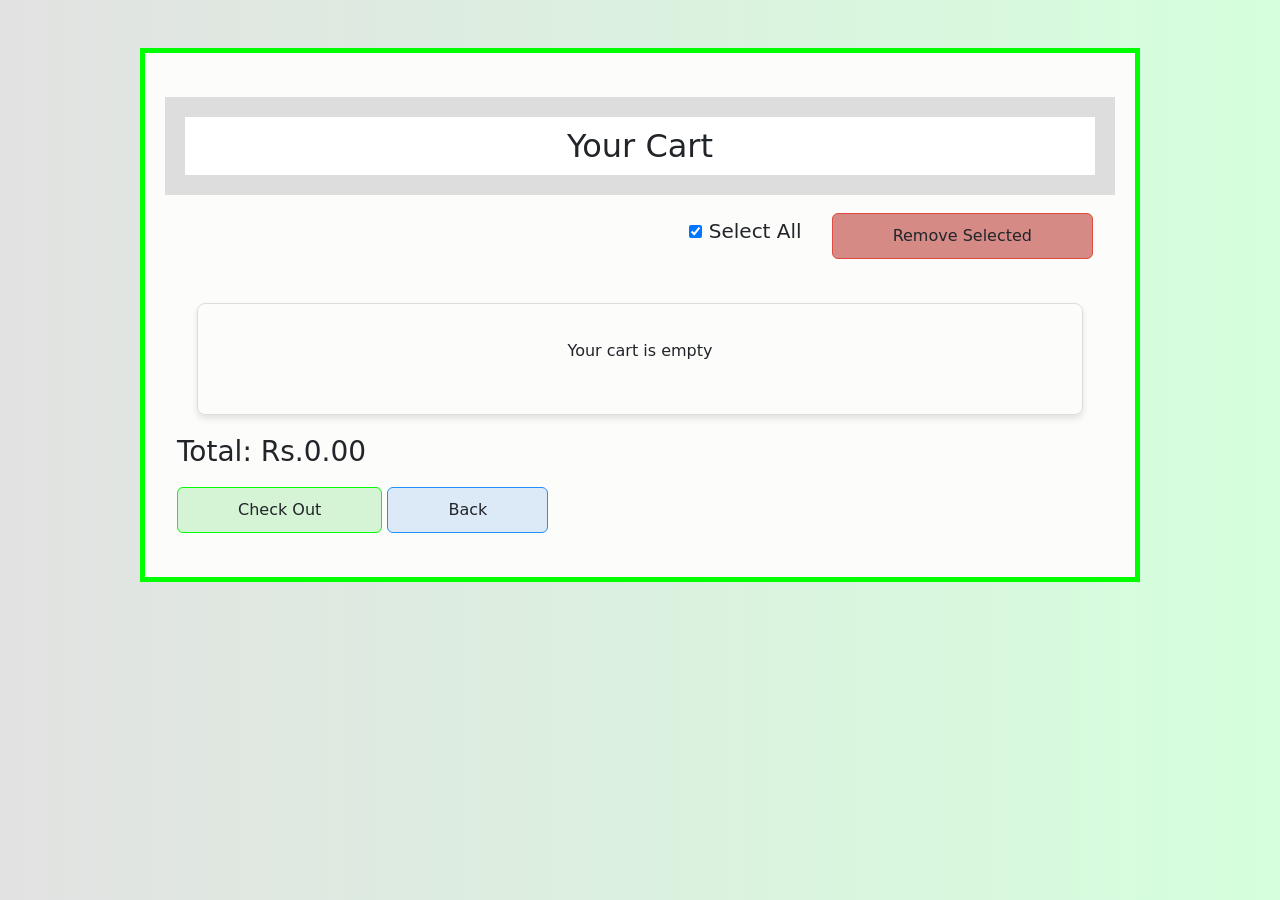
<file: cart.html>
<!DOCTYPE html>
<html lang="en">

<head>
    <meta charset="UTF-8" />
    <meta name="viewport" content="width=device-width, initial-scale=1.0" />
    <title>GrowSmart - Cart</title>
    <link rel="icon" type="image/png" href="Img/TitleLogo.png" />
    <!-- Bootstrap CSS -->
    <link href="https://cdn.jsdelivr.net/npm/bootstrap@5.3.0-alpha3/dist/css/bootstrap.min.css" rel="stylesheet" />
    <!--my css-->
    <link href="css/shopStyle.css" rel="stylesheet" />
    <style>
        .mt-4 {
            background: #fff;
            box-shadow: --box-shadow;
            padding: 1rem 1rem;
            text-align: center;
            outline: var(--outline);
            outline-offset: -0.5rem;
            background-color: #fff;
            border: 1px solid white;
            width: 100%;
            padding: 10px 0px 10px 0px;
            border: 20px solid #ddd;
        }

        .cart-item {
            display: flex;
            align-items: center;
            gap: 10px;
            padding: 10px;
            border-bottom: 1px solid #ddd;
        }

        .cart-image {
            width: 50px;
            height: 50px;
        }

        .remove-item {
            cursor: pointer;
            font-size: 14px;
            padding: 5px 10px 5px 10px;
        }

        .btn-back {
            background-color: rgb(220, 233, 247);
            border: 0.1rem solid dodgerblue;
        }

        .btn-back:hover {
            background-color: dodgerblue;
            color: white;
        }

        .btn-checkout {
            background: #d5f3d5;
            border: 0.1rem solid #00ff00;
        }

        .btn-checkout:hover {
            background: #00ff00;
            color: white;
        }

        .btn-remove {
            background: #d68a85;
            border: 0.1rem solid #e04c41;
        }

        .btn-remove:hover {
            background: #e04c41;
            color: white;
        }

        .section-1 {
            background-color: rgb(252, 252, 250);
            border: 5px solid #00ff00;
            padding: 20px;
            width: 1000px;
            margin: 0 auto;
            /* this centers the section horizontally */
            box-sizing: border-box;
            /* ensures padding/borders are included in the total width */
        }

        body {
            background: linear-gradient(to right, #e2e2e2, #d5ffdd);
        }

        @media (min-width: 768px) {
            .section-1 {
                width: 1000px;
            }
        }

        /* Media Query for Smaller Screens */
        @media (max-width: 767px) {
            .section-1 {
                width: 500px;
            }
        }
    </style>
</head>

<body>
    <br />
    <br />
    <div class="section-1">
        <div>
            <h2 class="mt-4">Your Cart</h2>
        </div>
        <div class="container">
            <div style="
            display: flex;
            justify-content: flex-end;
            align-items: center;
            padding-right: 10px;
          ">
                <label style="margin-right: 30px; font-size: 20px">
                    <input type="checkbox" id="selectAll" /> Select All
                </label>
                <button id="removeAll" class="btn btn-remove">Remove Selected</button>
            </div>

            <br />
            <div id="cartItems" style="
            border: 1px solid #ddd;
            padding: 15px;
            margin: 20px;
            border-radius: 8px;
            box-shadow: 0 4px 6px rgba(0, 0, 0, 0.1);
          "></div>

            <h3>Total: <span id="totalPrice">Rs.0.00</span></h3>
            <button id="checkout" type="button" class="btn btn-checkout">
                Check Out
            </button>
            <button class="btn btn-back" type="button" onclick="window.location.href='shop.php';">
                Back
            </button>
            <br />
            <br />
        </div>
    </div>

    <script>
        document.addEventListener("DOMContentLoaded", function () {
            const cartItemsContainer = document.getElementById("cartItems");
            const totalPriceElement = document.getElementById("totalPrice");
            const selectAllCheckbox = document.getElementById("selectAll");
            const removeAllButton = document.getElementById("removeAll");
            const checkoutButton = document.getElementById("checkout");

            // Retrieve cart from localStorage
            let cart = [];
            try {
                const savedCart = localStorage.getItem("cart");
                cart = savedCart ? JSON.parse(savedCart) : [];
                
                // Handle legacy format or empty cart
                if (!Array.isArray(cart) || cart.length === 0) {
                    cart = [];
                }
                
                // Ensure all prices are properly formatted
                cart.forEach(item => {
                    // Standardize price format and ensure it's a number
                    if (typeof item.price === 'number') {
                        // Price is already a number, keep it that way
                    } else if (typeof item.price === 'string') {
                        // If price is a string like "Rs.50.00", extract the number
                        if (item.price.startsWith('Rs.')) {
                            item.price = parseFloat(item.price.replace('Rs.', '').trim()) || 0;
                        } else {
                            // Try to convert string to number
                            item.price = parseFloat(item.price) || 0;
                        }
                    } else {
                        // Default case
                        item.price = 0;
                    }
                    
                    // Add quantity if missing
                    if (!item.quantity) {
                        item.quantity = 1;
                    }
                });
                
                // Save standardized cart back to localStorage
                localStorage.setItem("cart", JSON.stringify(cart));
            } catch (e) {
                console.error("Error loading cart:", e);
                cart = [];
            }

            function renderCart() {
                cartItemsContainer.innerHTML = "";

                if (cart.length === 0) {
                    cartItemsContainer.innerHTML = "<p style='text-align: center; padding: 20px;'>Your cart is empty</p>";
                    return;
                }

                cart.forEach((item, index) => {
                    const cartItem = document.createElement("div");
                    cartItem.className = "cart-item";
                    
                    // Calculate price display format
                    const displayPrice = `Rs.${(parseFloat(item.price) * (item.quantity || 1)).toFixed(2)}`;
                    const quantityText = item.quantity > 1 ? ` (${item.quantity} x Rs.${parseFloat(item.price).toFixed(2)})` : '';
                    
                    // Default image if none provided
                    const imgSrc = item.image || 'Img/product_placeholder.png';
                    
                    cartItem.innerHTML = `
                        <input type="checkbox" class="cart-checkbox" data-index="${index}">
                        <img src="${imgSrc}" alt="${item.name}" class="cart-image" onerror="this.src='Img/product_placeholder.png'">
                        <span>${item.name}</span>
                        <span>${displayPrice}${quantityText}</span>
                        <button class="remove-item btn btn-remove" data-index="${index}">Remove</button>
                    `;
                    cartItemsContainer.appendChild(cartItem);
                });

                calculateTotal();
            }

            function calculateTotal() {
                const checkboxes = document.querySelectorAll(".cart-checkbox:checked");
                let total = 0;

                checkboxes.forEach((checkbox) => {
                    const index = parseInt(checkbox.getAttribute("data-index"));
                    const item = cart[index];
                    
                    if (item) {
                        // Ensure price is treated as a number
                        const price = parseFloat(item.price) || 0;
                        const quantity = item.quantity || 1;
                        total += price * quantity;
                    }
                });

                totalPriceElement.textContent = `Rs.${total.toFixed(2)}`;
            }

            // Select All Checkbox
            selectAllCheckbox.addEventListener("change", function () {
                const checkboxes = document.querySelectorAll(".cart-checkbox");
                checkboxes.forEach((checkbox) => (checkbox.checked = this.checked));
                calculateTotal();
            });

            // Remove Selected Items
            removeAllButton.addEventListener("click", function () {
                const selectedItems = document.querySelectorAll(".cart-checkbox:checked");

                if (selectedItems.length === 0) {
                    alert("No items selected to remove!");
                    return;
                }

                // Create indexes array of items to remove
                const indexesToRemove = Array.from(selectedItems).map(
                    checkbox => parseInt(checkbox.getAttribute("data-index"))
                ).sort((a, b) => b - a); // Sort in descending order
                
                // Remove items from the end first to avoid index shifting
                indexesToRemove.forEach(index => {
                    if (index >= 0 && index < cart.length) {
                        cart.splice(index, 1);
                    }
                });

                localStorage.setItem("cart", JSON.stringify(cart));
                renderCart();
                alert("Selected items have been removed!");
            });

            // Remove Individual Item
            cartItemsContainer.addEventListener("click", function (e) {
                if (e.target.classList.contains("remove-item")) {
                    const index = parseInt(e.target.getAttribute("data-index"));
                    if (index >= 0 && index < cart.length) {
                        cart.splice(index, 1);
                        localStorage.setItem("cart", JSON.stringify(cart));
                        renderCart();
                        alert("Item removed successfully!");
                    }
                }
            });

            // Event Listener for Individual Checkboxes
            cartItemsContainer.addEventListener("change", function (e) {
                if (e.target.classList.contains("cart-checkbox")) {
                    calculateTotal();
                }
            });

            // Checkout Button Event
            checkoutButton.addEventListener("click", function () {
                const checkboxes = document.querySelectorAll(".cart-checkbox:checked");
                
                if (checkboxes.length === 0) {
                    alert("No items selected for checkout!");
                    return;
                }
                
                let selectedItems = [];
                let total = 0;

                checkboxes.forEach((checkbox) => {
                    const index = parseInt(checkbox.getAttribute("data-index"));
                    const item = cart[index];
                    
                    if (item) {
                        selectedItems.push(item);
                        const price = parseFloat(item.price) || 0;
                        const quantity = item.quantity || 1;
                        total += price * quantity;
                    }
                });

                // Pass selected items and total to the delivery form
                localStorage.setItem("selectedItems", JSON.stringify(selectedItems));
                localStorage.setItem("checkoutTotal", total.toFixed(2));
                
                // Redirect to delivery page with total
                window.location.href = `delivery.php?total=${total.toFixed(2)}`;
            });

            // Initialize cart display
            renderCart();
            
            // Auto-select all items on page load
            selectAllCheckbox.checked = true;
            const checkboxes = document.querySelectorAll(".cart-checkbox");
            checkboxes.forEach((checkbox) => (checkbox.checked = true));
            calculateTotal();
        });
    </script>
</body>

</html>
</file>
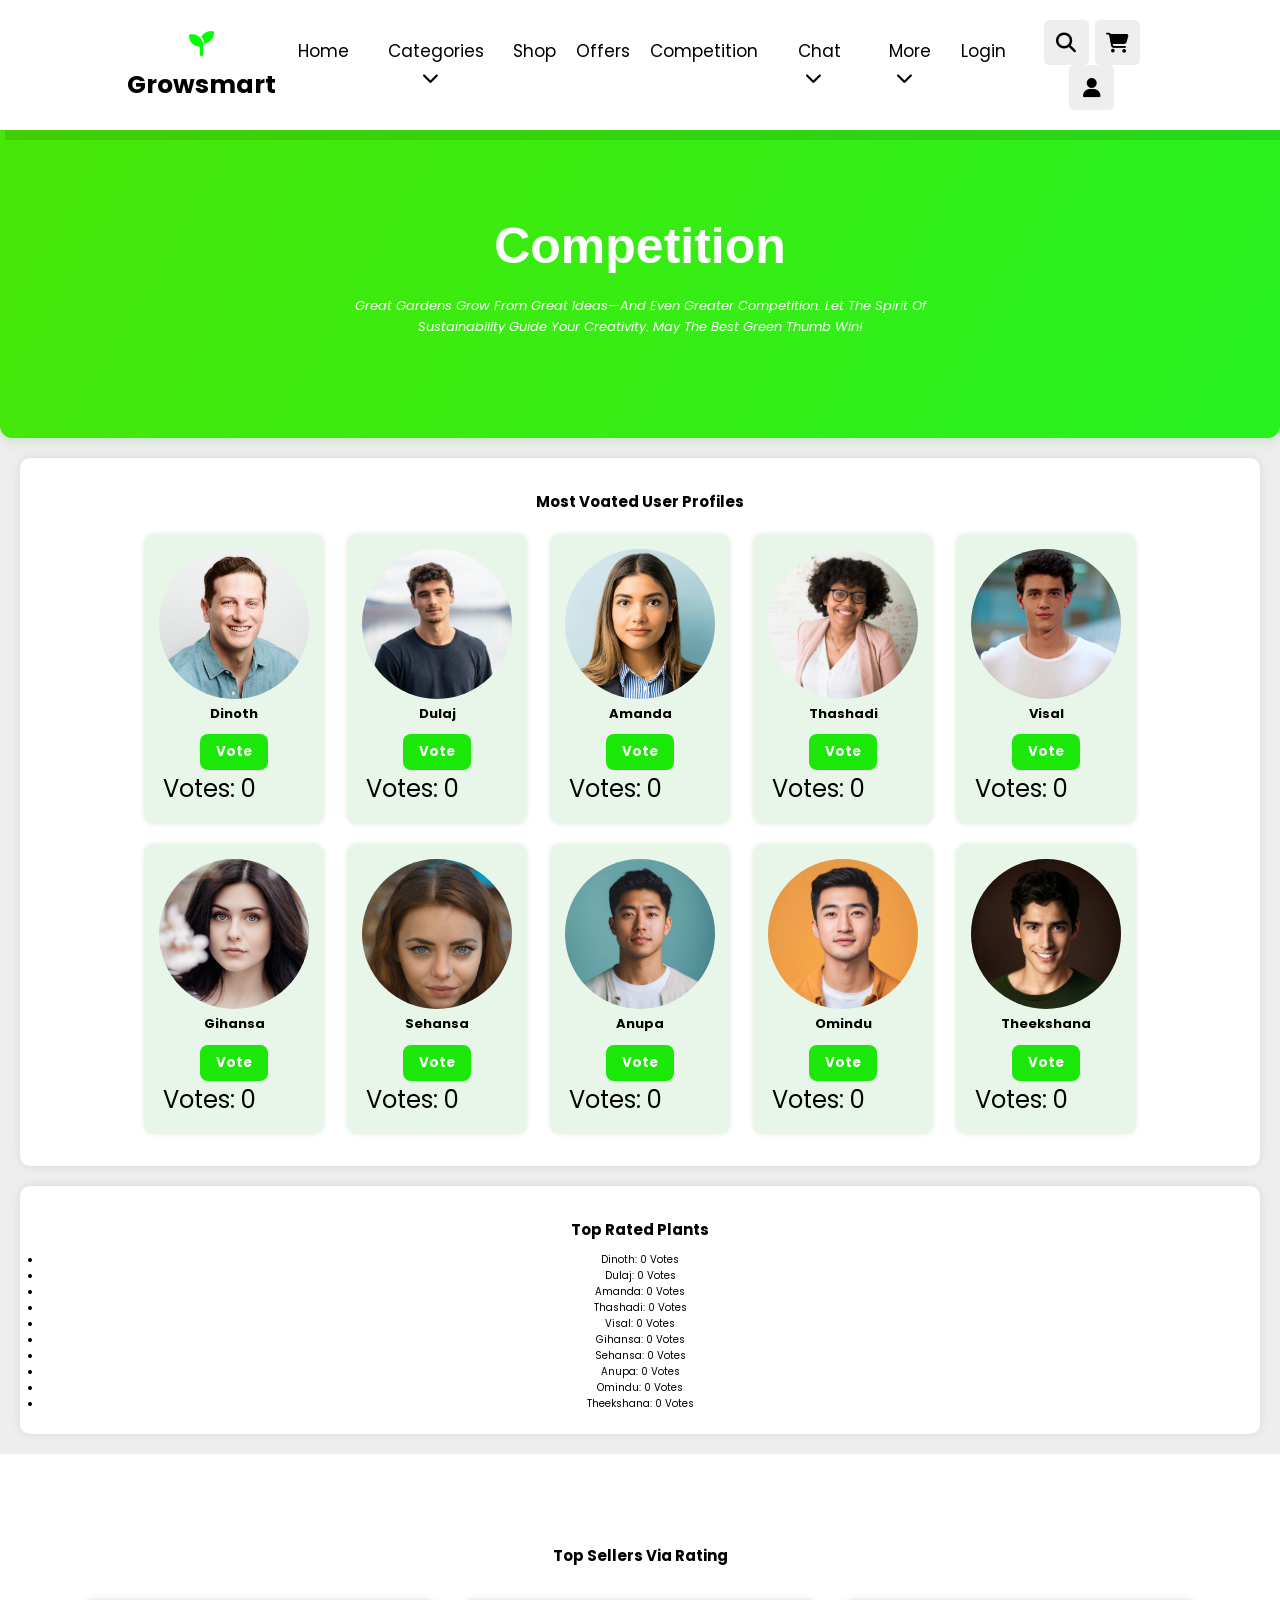
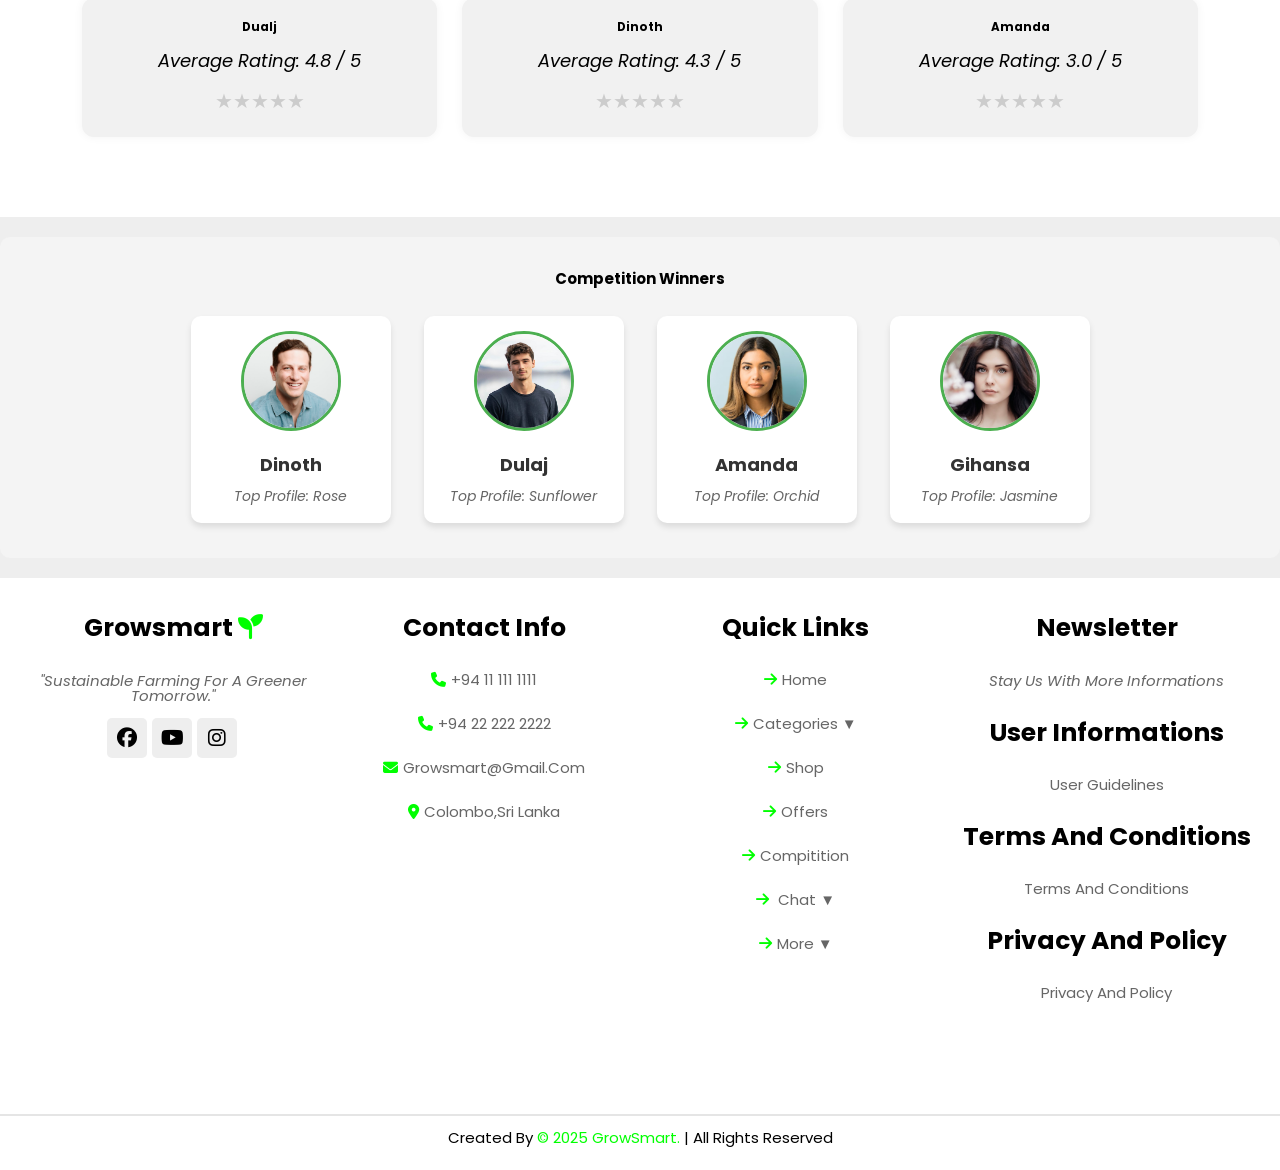
<file: Competition.html>
<!DOCTYPE html>
<html lang="en">
<head>
    <meta charset="UTF-8">
    <meta name="viewport" content="width=device-width, initial-scale=1.0">
    <title>GrowSmart - Plant Market Competition</title>
    <link rel="icon" type="image/png" href="Img/TitleLogo.png">
    <link rel="stylesheet" href="css/CompetitionStyle.css">
    <link rel="stylesheet" href="css/header and footer.css">
    <!-- Font Awesome Icons -->
    <link rel="stylesheet" href="https://cdnjs.cloudflare.com/ajax/libs/font-awesome/6.4.0/css/all.min.css">
</head>
<body>

    <!--header section starts-->

    <!DOCTYPE html>
    <html lang="en">
    <head>
        <meta charset="UTF-8">
        <meta name="viewport" content="width=device-width, initial-scale=1.0">
        <title>Growsmart - Your Gardening Assistant</title>
        <link rel="icon" type="image/png" href="Img/TitleLogo.png">
    
        <!-- Font Awesome Icons -->
        <link rel="stylesheet" href="https://cdnjs.cloudflare.com/ajax/libs/font-awesome/6.4.0/css/all.min.css">
        
        <!-- Font awesome file link -->
        <link rel="stylesheet" href="css/styles.css">
        
        <script>
            // Function to load header component
            function loadHeader() {
                fetch('components/header.html')
                    .then(response => {
                        if (!response.ok) {
                            throw new Error('Network response was not ok: ' + response.statusText);
                        }
                        return response.text();
                    })
                    .then(data => {
                        document.getElementById('header-container').innerHTML = data;
                    })
                    .catch(error => {
                        console.error('Error loading header:', error);
                        document.getElementById('header-container').innerHTML = '<p>Error loading header. Please refresh the page.</p>';
                    });
            }
            
            // Load header when the document is ready
            document.addEventListener('DOMContentLoaded', loadHeader);
        </script>
    </head>
    <body>
        <!-- Header container where the header will be loaded -->
        <div id="header-container"></div>

    <!--header section ends-->
    </br>
</br>
</br>
</br>
    
</br>
</br>

<header class="hero">
    <div class="container">
      <h1>Competition</h1>
      <p>Great gardens grow from great ideas—and even greater competition. Let the spirit of sustainability guide your creativity. May the best green thumb win!</p>
    </div>
</header>
    <!-- voting list--> 
<section id="Profile-list">
    <h2>Most Voated User Profiles</h2>
    <div class="Profile" data-id="1">
        <img src="Img/Dinoth.jpeg" alt="Profile 1">
        <h3>Dinoth</h3>
        <button onclick="vote(1)">Vote</button>
        <span class="votes" style="font-size: 24px; display: block; width: 100px; text-align: center;">Votes: 0</span>
    </div>
    <div class="Profile" data-id="2">
        <img src="Img/dulaj.jpg" alt="Profile 2">
        <h3>Dulaj</h3>
        <button onclick="vote(2)">Vote</button>
        <span class="votes" style="font-size: 24px; display: block; width: 100px; text-align: center;">Votes: 0</span>
    </div>
    <div class="Profile" data-id="3">
        <img src="Img/Amanda.jpg" alt="Profile 3">
        <h3>Amanda</h3>
        <button onclick="vote(3)">Vote</button>
        <span class="votes" style="font-size: 24px; display: block; width: 100px; text-align: center;">Votes: 0</span>
    </div>
    <div class="Profile" data-id="4">
        <img src="Img/thashadi.jpg" alt="Profile 4">
        <h3>Thashadi</h3>
        <button onclick="vote(4)">Vote</button>
        <span class="votes" style="font-size: 24px; display: block; width: 100px; text-align: center;">Votes: 10</span>
    </div>
    <div class="Profile" data-id="5">
        <img src="Img/visal.jpg" alt="Profile 5">
        <h3>Visal</h3>
        <button onclick="vote(5)">Vote</button>
        <span class="votes" style="font-size: 24px; display: block; width: 100px; text-align: center;">Votes: 10</span>
    </div>
    <div class="Profile" data-id="6">
        <img src="Img/Gihansa.jpg" alt="Profile 6">
        <h3>Gihansa</h3>
        <button onclick="vote(6)">Vote</button>
        <span class="votes" style="font-size: 24px; display: block; width: 100px; text-align: center;">Votes: 10</span>
    </div>
    <div class="Profile" data-id="7">
        <img src="Img/Sehansa.jpg" alt="Profile 7">
        <h3>Sehansa</h3>
        <button onclick="vote(7)">Vote</button>
        <span class="votes" style="font-size: 24px; display: block; width: 100px; text-align: center;">Votes: 10</span>
    </div>
    <div class="Profile" data-id="8">
        <img src="Img/anupa.jpg" alt="Profile 8">
        <h3>Anupa</h3>
        <button onclick="vote(8)">Vote</button>
        <span class="votes" style="font-size: 24px; display: block; width: 100px; text-align: center;">Votes: 10</span>
    </div>
    <div class="Profile" data-id="9">
        <img src="Img/omindu.jpg" alt="Profile 9">
        <h3>Omindu</h3>
        <button onclick="vote(9)">Vote</button>
        <span class="votes" style="font-size: 24px; display: block; width: 100px; text-align: center;">Votes: 10</span>
    </div>
    <div class="Profile" data-id="10">
        <img src="Img/theek.jpg" alt="Profile 10">
        <h3>Theekshana</h3>
        <button onclick="vote(10)">Vote</button>
        <span class="votes" style="font-size: 24px; display: block; width: 100px; text-align: center;">Votes: 10</span>
    </div>
    
</section>

<section id="leaderboard">
    <h2>Top Rated Plants</h2>
    <ul id="leaderboard-list"></ul>
</section>



<!-- seller -->
<section class="sellers">
    <div class="container">
      <h2>Top Sellers via Rating</h2>
      <div id="sellerList" class="seller-list"></div>
    </div>
  </section>




<!-- winners profile --> 
<section id="winners">
    <h2>Competition Winners</h2>
    <div class="winner-profile">
        <img src="Img/Dinoth.jpeg" alt="Winner 1">
        <h3>Dinoth</h3>
        <p>Top Profile: Rose</p>
    </div>
    <div class="winner-profile">
        <img src="Img/dulaj.jpg" alt="Winner 2">
        <h3>Dulaj</h3>
        <p>Top Profile: Sunflower</p>
    </div>
    <div class="winner-profile">
        <img src="Img/Amanda.jpg" alt="Winner 3">
        <h3>Amanda</h3>
        <p>Top Profile: Orchid</p>
    </div>
    <div class="winner-profile">
        <img src="Img/Gihansa.jpg" alt="Winner 4">
        <h3>Gihansa</h3>
        <p>Top Profile: Jasmine</p>
    </div>
</section>

    <!--footer section starts-->
    <section class="footer">

        <div class="box-container">

            <div class="box">
               <h3>Growsmart <i class="fas fa-seedling"></i></h3>
               <p>"Sustainable Farming for a Greener Tomorrow."</p>
               <div class="social-links">
                <a href="https://www.facebook.com/yourpage" target="_blank" class="fab fa-facebook"></a>
                <a href="https://www.youtube.com/yourchannel" target="_blank" class="fab fa-youtube"></a>
                <a href="https://www.instagram.com/yourprofile" target="_blank" class="fab fa-instagram"></a>
            </div>
            
            </div>

            <div class="box">
                <h3>Contact Info</h3>
                <a href="#" class="links"><i class="fas fa-phone" onclick="openTelLink()"></i>+94 11 111 1111</a>
                <a href="#" class="links"><i class="fas fa-phone" onclick="openTelLink()"></i>+94 22 222 2222</a>
                <a href="mailto:Growsmart@gmail.com" class="links"><i class="fas fa-envelope" onclick="checker()"></i>Growsmart@gmail.com</a>
                <a href="#" class="links"><i class="fas fa-map-marker-alt"></i>Colombo,sri lanka</a>
             </div>  
             
             <div class="box">
                <h3>Quick Links</h3>
                <a href="home new.html" class="links"><i class="fas fa-arrow-right"></i>Home</a>
            
                <!-- Dropdown for Plants -->
                <div class="dropdown">
                    <a href="Plants" class="links dropdown-toggle">
                        <i class="fas fa-arrow-right"></i>categories ▼
                    </a>
                    <div class="dropdown-menu">
                        <a href="indoorplants.html">House Plants</a>
                        <a href="fruits & vegetables.html">Fruits and Vegetables</a>
                        <a href="flowers.html">Flowers</a>
                        <a href="sustainable.html">Sustainability Garden</a>
                        </div>
                </div>
            </br>
                <a href="shop.php" class="links"><i class="fas fa-arrow-right"></i>Shop</a>
                <a href="offer.php" class="links"><i class="fas fa-arrow-right"></i>Offers</a>
                <a href="Competition.html" class="links"><i class="fas fa-arrow-right"></i>Compitition</a>
                <div class="dropdown">
                    <a href="chat" class="links dropdown-toggle">
                        <i class="fas fa-arrow-right"></i> Chat ▼
                    </a>
                    <div class="dropdown-menu">
                        <a href="components/Virtual Assistant.html">AI Chat</a>
                        <a href="server/public/index.html">Community</a>
                    
                    </div>
                </div>
            </br>
                <div class="dropdown">
                    <a href="More" class="links dropdown-toggle">
                        <i class="fas fa-arrow-right"></i>More ▼
                    </a>
                    <div class="dropdown-menu">
                        <a href="Learning.html">Learning</a>
                        <a href="Idea & Inspiration.html">Ideas & Inspiration</a>
                    </div>
                </div>
            </div>
            

             <div class="box">
                <h3>Newsletter</h3>
                <p>Stay us with more informations</p>
            
                <div class="box">
                    <h3>User informations</h3>
                <a href="guidelines.html" class="links">User Guidelines</a>

                <div class="box">
                    <h3>Terms and Conditions</h3>
                <a href="Terms and Conditions.html" class="links">Terms and Conditions</a>
               
                <div class="box">
                    <h3>Privacy and Policy</h3>
                <a href="Privacy and Policy.html" class="links">Privacy and Policy</a>


                
             </div>  
        </div>

    </br></br></br></br>

       
    </section>
    <!--footer section ends-->


    <body>
        <section class="footer">
            <div class="credit">
                created by <span>© 2025 GrowSmart.</span> | all rights reserved
            </div>
        </section>
        <script src="js/script.js"></script>
    </body>

    <!-- Onclick Prompt -->
    <script>
            function checker()
            {
                var result= confirm('Open Pick an App?');
				if ( result == false) {
					event.preventDefault();
				}
			}
    </script>

    <!-- JS for Opening the App list in the User device -->
    <script>
            function openTelLink() {
            // This will trigger the app picker
            window.location.href = "tel:+94 11 111 1111";
            }
    </script>
        
    <script>
            function openTelLink() {
            // This will trigger the app picker
            window.location.href = "tel:+94 22 222 2222";
            }
    </script>

    <script src="js/competition.js"></script>
</body>
</html>
</file>
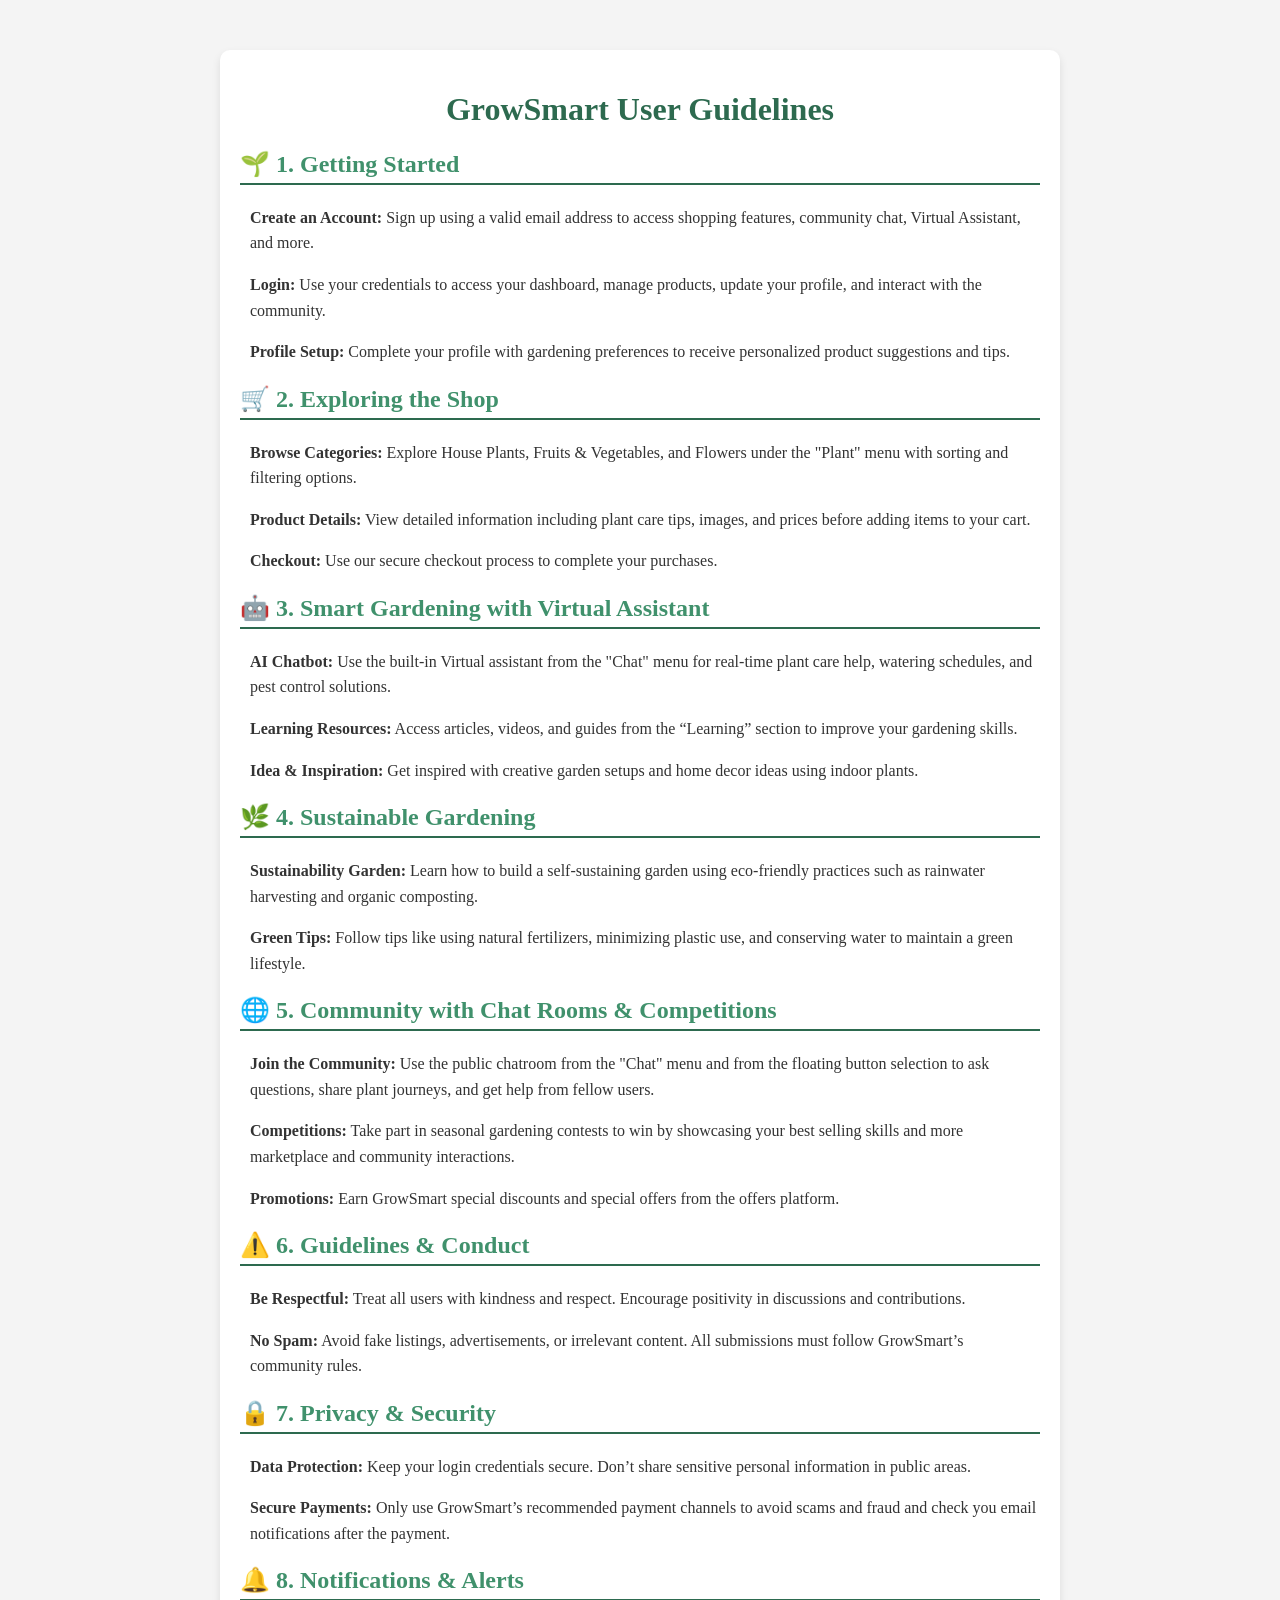
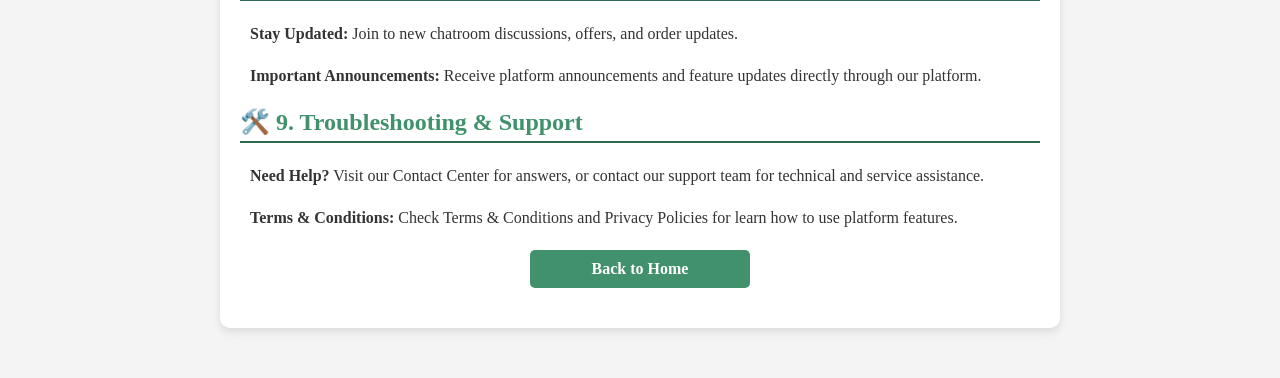
<file: guidelines.html>
<!DOCTYPE html>
<html lang="en">
<head>
    <meta charset="UTF-8">
    <meta name="viewport" content="width=device-width, initial-scale=1.0">
    <title>GrowSmart - User Guidelines</title>
    <link rel="icon" type="image/png" href="Img/TitleLogo.png">
    <link rel="stylesheet" href="css/guidelines.css">
</head>
<body>
    <div class="container">
        <h1>GrowSmart User Guidelines</h1>

        <h2>🌱 1. Getting Started</h2>
        <p><strong>Create an Account:</strong> Sign up using a valid email address to access shopping features, community chat,  Virtual Assistant, and more.</p>
        <p><strong>Login:</strong> Use your credentials to access your dashboard, manage products, update your profile, and interact with the community.</p>
        <p><strong>Profile Setup:</strong> Complete your profile with gardening preferences to receive personalized product suggestions and  tips.</p>

        <h2>🛒 2. Exploring the Shop</h2>
        <p><strong>Browse Categories:</strong> Explore House Plants, Fruits & Vegetables, and Flowers under the "Plant" menu with sorting and filtering options.</p>
        <p><strong>Product Details:</strong> View detailed information including plant care tips, images, and prices before adding items to your cart.</p>
        <p><strong>Checkout:</strong> Use our secure checkout process to complete your purchases.</p>

        <h2>🤖 3. Smart Gardening with Virtual Assistant</h2>
        <p><strong>AI Chatbot:</strong> Use the built-in Virtual assistant from the "Chat" menu for real-time plant care help, watering schedules, and pest control solutions.</p>
        <p><strong>Learning Resources:</strong> Access articles, videos, and guides from the “Learning” section to improve your gardening skills.</p>
        <p><strong>Idea & Inspiration:</strong> Get inspired with creative garden setups and home decor ideas using indoor plants.</p>

        <h2>🌿 4. Sustainable Gardening</h2>
        <p><strong>Sustainability Garden:</strong> Learn how to build a self-sustaining garden using eco-friendly practices such as rainwater harvesting and organic composting.</p>
        <p><strong>Green Tips:</strong> Follow tips like using natural fertilizers, minimizing plastic use, and conserving water to maintain a green lifestyle.</p>

        <h2>🌐 5. Community with Chat Rooms & Competitions</h2>
        <p><strong>Join the Community:</strong> Use the public chatroom from the "Chat" menu and from the floating button selection to ask questions, share plant journeys, and get help from fellow users.</p>
        <p><strong>Competitions:</strong> Take part in seasonal gardening contests to win by showcasing your best selling skills and more marketplace and community interactions.</p>
        <p><strong>Promotions:</strong> Earn GrowSmart special discounts and special offers from the offers platform.</p>

        <h2>⚠️ 6. Guidelines & Conduct</h2>
        <p><strong>Be Respectful:</strong> Treat all users with kindness and respect. Encourage positivity in discussions and contributions.</p>
        <p><strong>No Spam:</strong> Avoid fake listings, advertisements, or irrelevant content. All submissions must follow GrowSmart’s community rules.</p>

        <h2>🔒 7. Privacy & Security</h2>
        <p><strong>Data Protection:</strong> Keep your login credentials secure. Don’t share sensitive personal information in public areas.</p>
        <p><strong>Secure Payments:</strong> Only use GrowSmart’s recommended payment channels to avoid scams and fraud and check you email notifications after the payment.</p>

        <h2>🔔 8. Notifications & Alerts</h2>
        <p><strong>Stay Updated:</strong> Join to new chatroom discussions, offers, and order updates.</p>
        <p><strong>Important Announcements:</strong> Receive platform announcements and feature updates directly through our platform.</p>

        <h2>🛠️ 9. Troubleshooting & Support</h2>
        <p><strong>Need Help?</strong> Visit our Contact Center for answers, or contact our support team for technical and service assistance.</p>
        <p><strong>Terms & Conditions:</strong> Check Terms & Conditions and Privacy Policies for learn how to use platform features.</p>

        
        <a href="home new.html">Back to Home</a>
    </div>
</body>

</html>
</file>
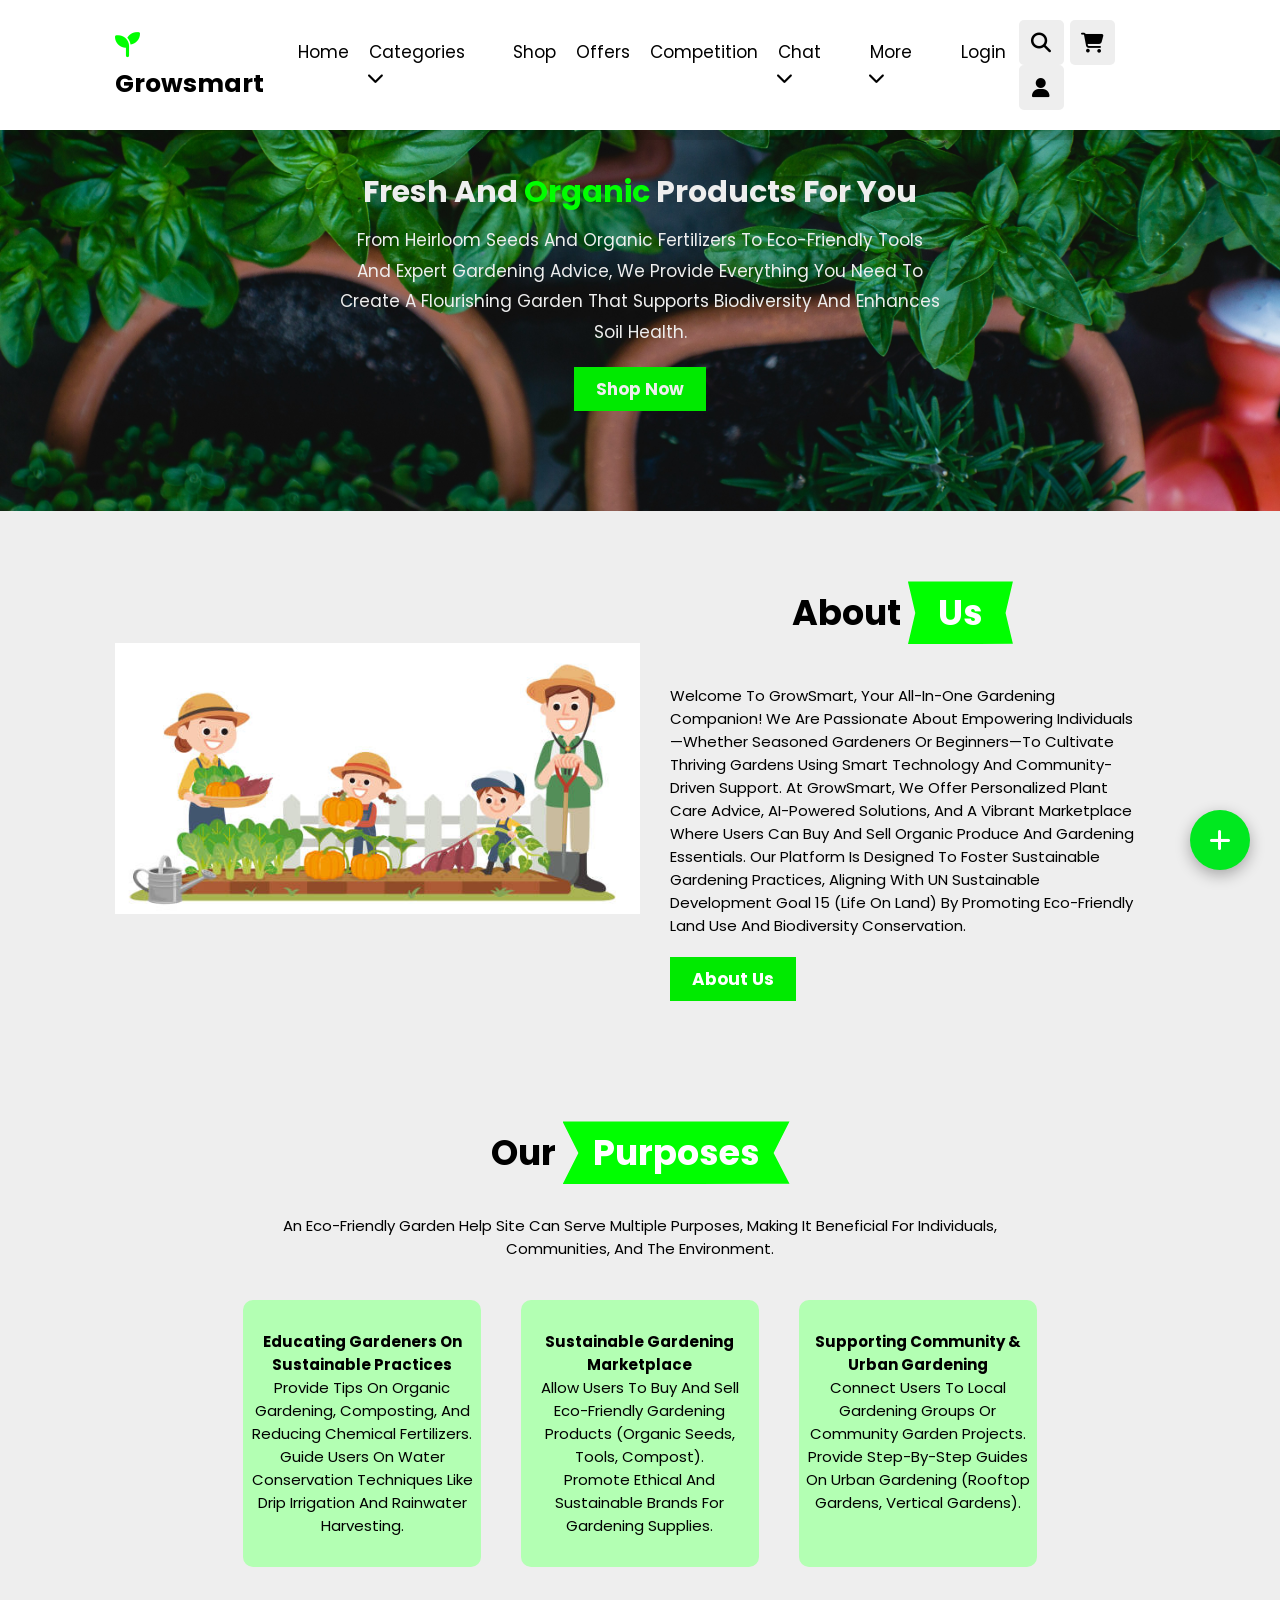
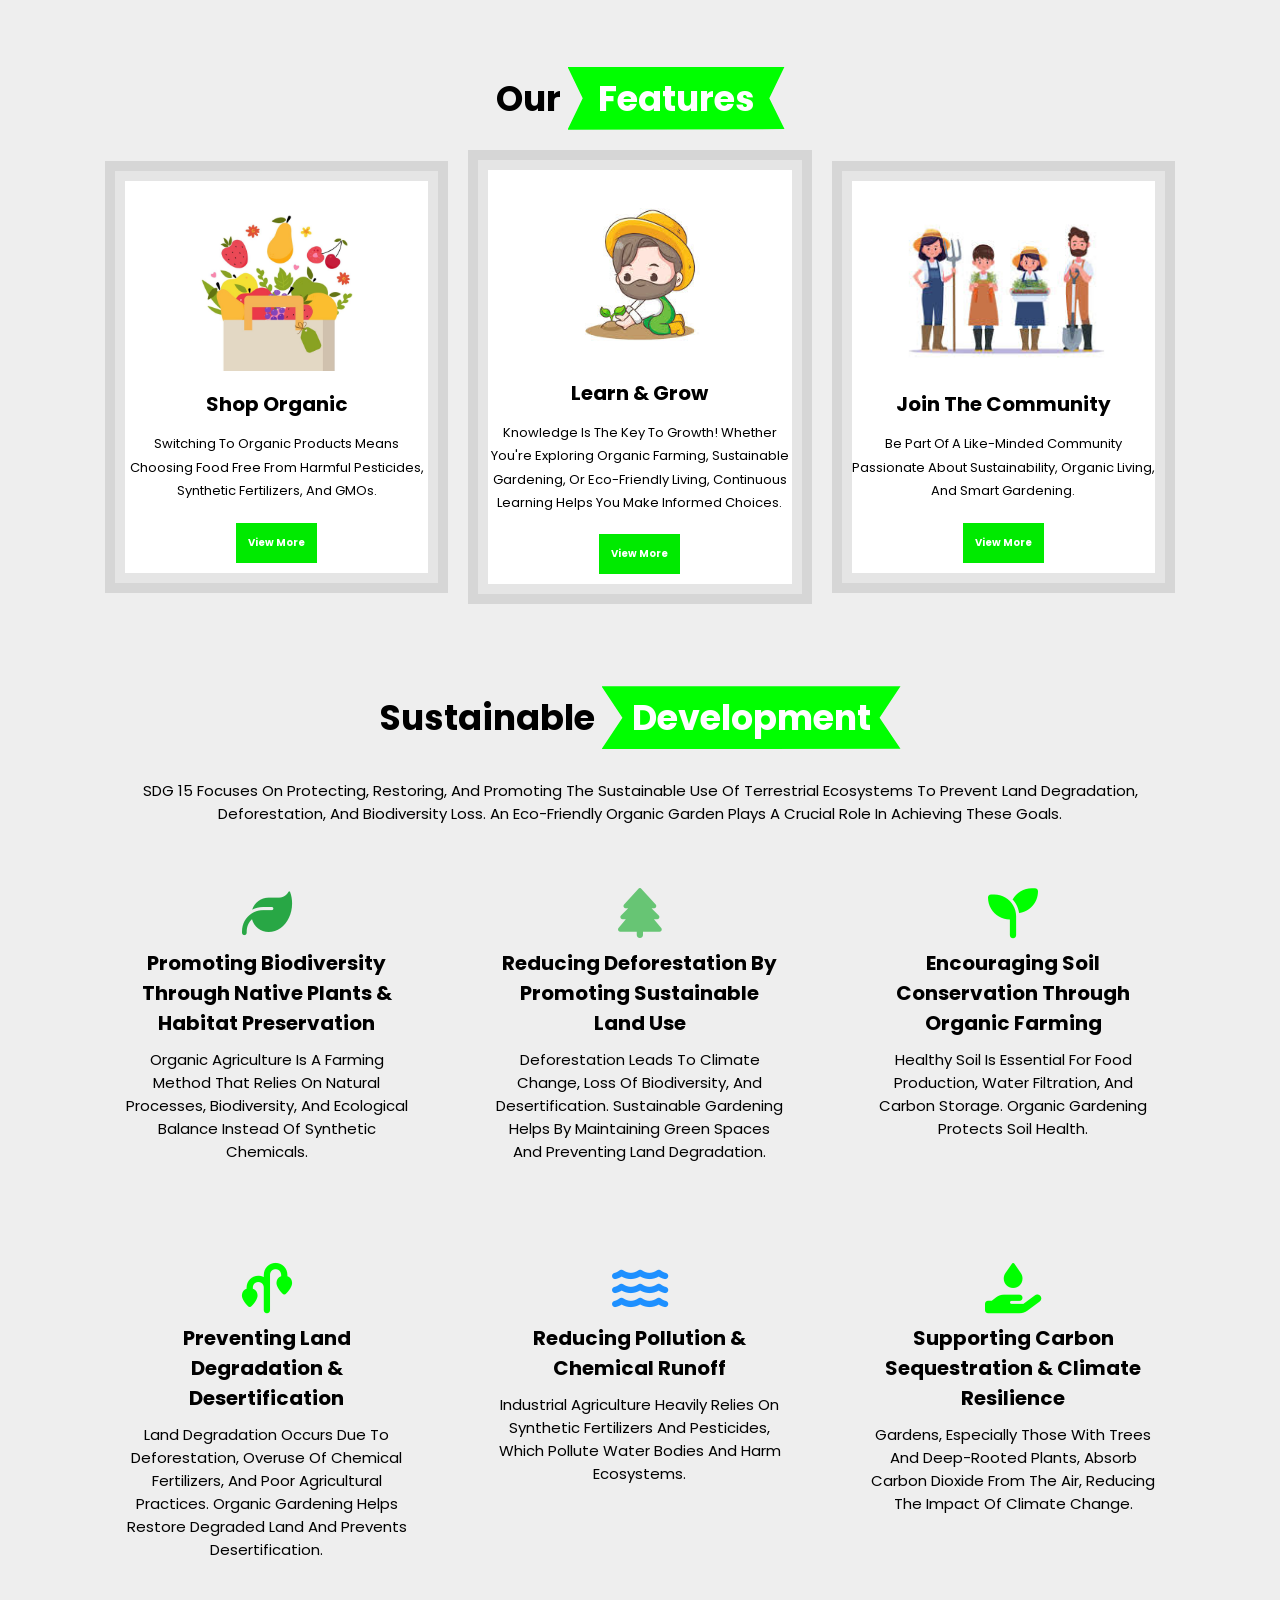
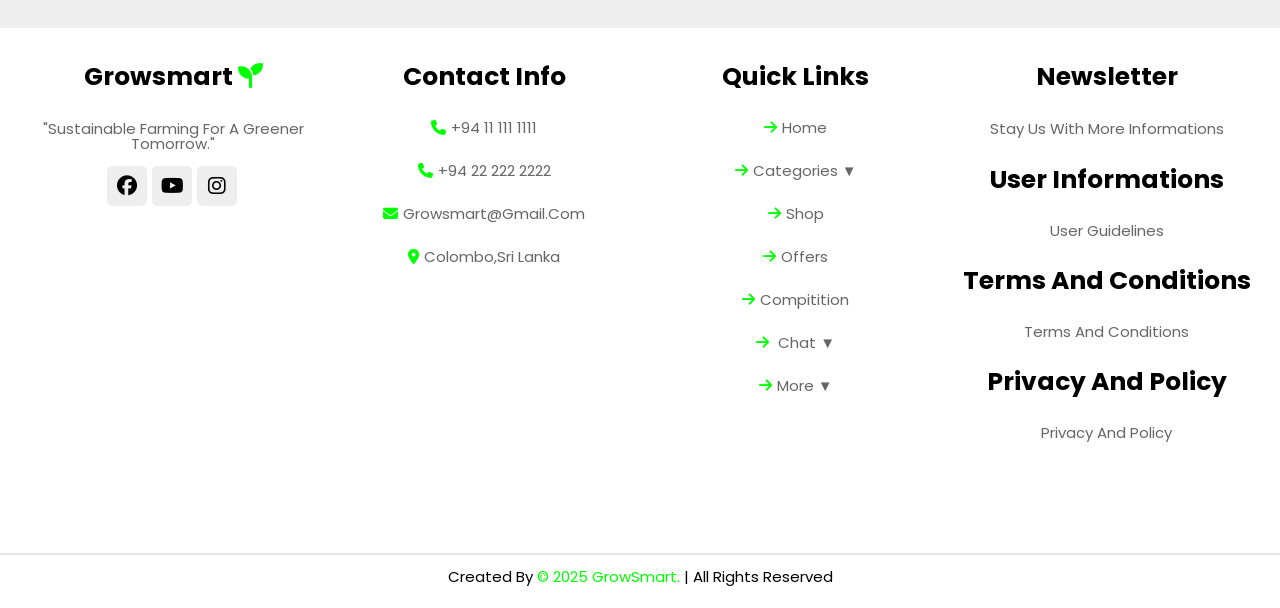
<file: home new.html>
<!DOCTYPE html>
<html lang="en">
<head>
    <meta charset="UTF-8">
    <meta name="viewport" content="width=device-width, initial-scale=1.0">
    <title>Growsmart - Your Gardening Assistant</title>
    <link rel="icon" type="image/png" href="Img/TitleLogo.png">

    <!-- Font Awesome Icons -->
    <link rel="stylesheet" href="https://cdnjs.cloudflare.com/ajax/libs/font-awesome/6.4.0/css/all.min.css">
    
    <!-- Font awesome file link -->
    <link rel="stylesheet" href="css/styles.css">
    
    <script>
        // Function to load header component
        function loadHeader() {
            fetch('components/header.html')
                .then(response => {
                    if (!response.ok) {
                        throw new Error('Network response was not ok: ' + response.statusText);
                    }
                    return response.text();
                })
                .then(data => {
                    document.getElementById('header-container').innerHTML = data;
                })
                .catch(error => {
                    console.error('Error loading header:', error);
                    document.getElementById('header-container').innerHTML = '<p>Error loading header. Please refresh the page.</p>';
                });
        }
        
        // Load header when the document is ready
        document.addEventListener('DOMContentLoaded', loadHeader);
    </script>
</head>
<body>
    <!-- Header container where the header will be loaded -->
    <div id="header-container"></div>

    <!--home section starts-->
    <section class="home" home>

        <div class="content">
            <h4>fresh and <span> organic </span> products for you</h4>
            <p>From heirloom seeds and organic fertilizers to eco-friendly
                 tools and expert gardening advice, we provide everything you 
                 need to create a flourishing garden that supports biodiversity 
                 and enhances soil health.</p>
                 <a href="shop.php" class="btn">Shop Now</a>
        </div>

    </section>

    <!--home section ends-->

    <!--home about section starts-->
    <section class="home-about">
        <div class="image">
            <img src="Img/5555.jpg" alt="About Us Image">
        </div>
    
        <div class="content">
            <h1 class="heading">About <span>Us</span></h1>
            <p>Welcome to GrowSmart, your all-in-one gardening companion! 
                We are passionate about empowering individuals—whether seasoned 
                gardeners or beginners—to cultivate thriving gardens using smart 
                technology and community-driven support.
                At GrowSmart, we offer personalized plant care advice, AI-powered solutions, 
                and a vibrant marketplace where users can buy and sell organic produce and gardening
                 essentials. Our platform is designed to foster sustainable gardening practices, aligning 
                 with UN Sustainable Development Goal 15 (Life on Land) by promoting eco-friendly land use and biodiversity conservation.
            </p> <a href="about us.html" class="btn">about us</a>
        </div>
    </section>
    

    <!--home about section starts-->

    <!--about section starts-->
    <section class="about" id="about">
        <h1 class="heading">Our <span>Purposes</span></h1>
        <p>An eco-friendly garden help site can serve multiple purposes, making it beneficial for individuals, communities, 
            and the environment.</p>

        <div class="row">
            <div class="course-col">
                <h3>Educating Gardeners on Sustainable Practices</h3>
                 <p>Provide tips on organic gardening, composting, and reducing chemical fertilizers.
                    Guide users on water conservation techniques like drip irrigation and rainwater harvesting.  </p>
                
            </div>
            <div class="course-col">
                <h3>Sustainable Gardening Marketplace</h3>
                 <p>Allow users to buy and sell eco-friendly gardening products (organic seeds, tools, compost).</br>
                    Promote ethical and sustainable brands for gardening supplies.  </p>
                
            </div>
            <div class="course-col">
                <h3>Supporting Community & Urban Gardening</h3>
                 <p>Connect users to local gardening groups or community garden projects.</br>
                    Provide step-by-step guides on urban gardening (rooftop gardens, vertical gardens).
                     </p>
                
            </div>
            
        </div>
    </section>

    <!--about section ends-->

    <!--features section starts-->

    <section class="features" id="features">
        <h1 class="heading">Our <span>features</span></h1>

        <div class="box-container">
            <div class="box">
                <img src="Img/36.jpg" alt="">
                <h3>Shop Organic</h3>
                <p>Switching to organic products means choosing food free from harmful pesticides, synthetic fertilizers, and GMOs. </p>
                <a href="shop.php" class="btn">View more</a>
            </div>
        
            <div class="box">
                <img src="Img/ppp.jpg" alt="">
                <h3>Learn & Grow</h3>
                <p>Knowledge is the key to growth! Whether you're exploring organic farming, sustainable gardening, or eco-friendly living, continuous learning helps you make informed choices. </p>
                <a href="Idea & Inspiration.html" class="btn">View more</a>
            </div>
        
            <div class="box">
                <img src="Img/lll.jpg" alt="">
                <h3>Join the Community</h3>
                <p>Be part of a like-minded community passionate about sustainability, organic living, and smart gardening. </p>
                <a href="about us.html" class="btn">View more</a>
            </div>
        </div>
        
    </section>
    <!--features section ends-->
</br>
</br>
    <!--service section starts-->
    <section class="service" id="service">
        <h1 class="heading">sustainable <span>Development</span></h1>

        <p>SDG 15 focuses on protecting, restoring, and promoting the sustainable use of terrestrial 
            ecosystems to prevent land degradation, deforestation, and biodiversity loss. An eco-friendly 
            organic garden plays a crucial role in achieving these goals.</p>

        </br></br></br>

       

        <div class="box-container">
            <div class="box">
                <i class="fa-solid fa-leaf" style="color: #28a745;"></i>
                <h3>Promoting Biodiversity Through Native Plants & Habitat Preservation</h3>
                <p>Organic agriculture is a farming method that relies on natural processes, biodiversity, and 
                    ecological balance instead of synthetic chemicals.</p>
            </div>
            <div class="box">
                <i class="fa-solid fa-tree" style="color: rgb(103, 197, 116); "></i>  
                <h3>Reducing Deforestation by Promoting Sustainable Land Use</h3>
                <p>Deforestation leads to climate change, loss of biodiversity, and desertification. Sustainable 
                    gardening helps by maintaining green spaces and preventing land degradation.</p>
            </div>
            <div class="box">
                <i class="fa-solid fa-seedling"></i>
                <h3>Encouraging Soil Conservation Through Organic Farming</h3>
                <p>Healthy soil is essential for food production, water filtration, and carbon storage. Organic 
                    gardening protects soil health.</p>
            </div>
            <div class="box">
                <i class="fa-solid fa-plant-wilt"></i>
                <h3>Preventing Land Degradation & Desertification</h3>
                <p>Land degradation occurs due to deforestation, overuse of chemical fertilizers, and poor 
                    agricultural practices. Organic gardening helps restore degraded land and prevents desertification.</p>
            </div>
        
            <div class="box">
                <i class="fa-solid fa-water" style="color: dodgerblue;"></i>
                <h3>Reducing Pollution & Chemical Runoff</h3>
                <p>Industrial agriculture heavily relies on synthetic fertilizers and pesticides, which pollute water bodies and harm ecosystems.</p>
            </div>
            <div class="box">
                <i class="fa-solid fa-hand-holding-water"></i>
                <h3>Supporting Carbon Sequestration & Climate Resilience </h3>
                <p>Gardens, especially those with trees and deep-rooted plants, absorb carbon dioxide from the air, reducing the impact of climate change.</p>
            </div>
        </div>
        
    </section>
    <!--service section starts-->
</br>
</br>


    <!--footer section starts-->
     <section class="footer">

        <div class="box-container">

            <div class="box">
               <h3>Growsmart <i class="fas fa-seedling"></i></h3>
               <p>"Sustainable Farming for a Greener Tomorrow."</p>
               <div class="social-links">
                <a href="https://www.facebook.com/yourpage" target="_blank" class="fab fa-facebook"></a>
                <a href="https://www.youtube.com/yourchannel" target="_blank" class="fab fa-youtube"></a>
                <a href="https://www.instagram.com/yourprofile" target="_blank" class="fab fa-instagram"></a>
            </div>
            
            </div>

            <div class="box">
                <h3>Contact Info</h3>
                <a href="#" class="links"><i class="fas fa-phone" onclick="openTelLink()"></i>+94 11 111 1111</a>
                <a href="#" class="links"><i class="fas fa-phone" onclick="openTelLink()"></i>+94 22 222 2222</a>
                <a href="mailto:Growsmart@gmail.com" class="links"><i class="fas fa-envelope" onclick="checker()"></i>Growsmart@gmail.com</a>
                <a href="#" class="links"><i class="fas fa-map-marker-alt"></i>Colombo,sri lanka</a>
             </div>  
             
             <div class="box">
                <h3>Quick Links</h3>
                <a href="home new.html" class="links"><i class="fas fa-arrow-right"></i>Home</a>
            
                <!-- Dropdown for Plants -->
                <div class="dropdown">
                    <a href="Plants" class="links dropdown-toggle">
                        <i class="fas fa-arrow-right"></i>categories ▼
                    </a>
                    <div class="dropdown-menu">
                        <a href="indoorplants.html">House Plants</a>
                        <a href="fruits & vegetables.html">Fruits and Vegetables</a>
                        <a href="flowers.html">Flowers</a>
                        <a href="sustainable.html">Sustainability Garden</a>
                        </div>
                </div>
            </br>
                <a href="shop.php" class="links"><i class="fas fa-arrow-right"></i>Shop</a>
                <a href="offer.php" class="links"><i class="fas fa-arrow-right"></i>Offers</a>
                <a href="Competition.html" class="links"><i class="fas fa-arrow-right"></i>Compitition</a>
                <div class="dropdown">
                    <a href="chat" class="links dropdown-toggle">
                        <i class="fas fa-arrow-right"></i> Chat ▼
                    </a>
                    <div class="dropdown-menu">
                        <a href="components/Virtual Assistant.html">AI Chat</a>
                        <a href="server/public/index.html">Community</a>
                    
                    </div>
                </div>
            </br>
                <div class="dropdown">
                    <a href="More" class="links dropdown-toggle">
                        <i class="fas fa-arrow-right"></i>More ▼
                    </a>
                    <div class="dropdown-menu">
                        <a href="Learning.html">Learning</a>
                        <a href="Idea & Inspiration.html">Ideas & Inspiration</a>
                    </div>
                </div>
            </div>
            

             <div class="box">
                <h3>Newsletter</h3>
                <p>Stay us with more informations</p>
            
                <div class="box">
                    <h3>User informations</h3>
                <a href="guidelines.html" class="links">User Guidelines</a>

                <div class="box">
                    <h3>Terms and Conditions</h3>
                <a href="Terms and Conditions.html" class="links">Terms and Conditions</a>
               
                <div class="box">
                    <h3>Privacy and Policy</h3>
                <a href="Privacy and Policy.html" class="links">Privacy and Policy</a>


                
             </div>  
        </div>

    </br></br></br></br>

       
    </section>
    <!--footer section ends-->


    <body>
        <section class="footer">
            <div class="credit">
                created by <span>© 2025 GrowSmart.</span> | all rights reserved
            </div>
        </section>
        
    <script src="js/script.js"></script>
</body>


<!-- Floating Action Button -->
<style>

/* Floating Action Button Styles */
.fab-container {
  position: fixed;
  bottom: 30px;
  right: 30px;
  z-index: 999;
  display: flex;
  flex-direction: column;
  align-items: flex-end;
}

.fab-button {
  background-color: #00e81f;
  color: white;
  border-radius: 50%;
  width: 60px;
  height: 60px;
  font-size: 24px;
  display: flex;
  align-items: center;
  justify-content: center;
  box-shadow: 0 5px 15px rgba(0, 0, 0, 0.3);
  cursor: pointer;
  transition: transform 0.3s ease-in-out, background-color 0.3s;
}

.fab-button:hover {
    background-color: #00ca2f;
}

.fab-button.open {
  transform: rotate(45deg);
  background-color: #fc390d; /* Optional: Change the color when open */
}

.fab-button.open:hover {
    background-color: #d42c06;
}

.fab-options {
  display: none;
  flex-direction: column;
  align-items: flex-end;
  margin-bottom: 10px;
  transition: all 0.3s ease-in-out;
}

.fab-option {
  background-color: #00e81f;
  color: white;
  border: none;
  border-radius: 50%;
  width: 50px;
  height: 50px;
  margin-top: 10px;
  font-size: 20px;
  cursor: pointer;
  box-shadow: 0 4px 10px rgba(0, 0, 0, 0.2);
  opacity: 0;
  transform: scale(0);
  transition: opacity 0.3s, transform 0.3s;
}

.fab-option:hover {
    background-color: #00ca2f;
}

.fab-options.show .fab-option {
  opacity: 1;
  transform: scale(1);
}

.fab-options.show {
  display: flex;
}

</style>

<!-- Floating Action Button -->
<div class="fab-container">
    <div class="fab-button" onclick="toggleFAB()">
      <i class="fas fa-plus" id="fab-icon"></i>
    </div>
    <div class="fab-options" id="fab-options">
      <button onclick="window.location.href='./components/Virtual Assistant.html'" class="fab-option" title="AI Assistant">
        <i class="fas fa-robot"></i>
      </button>
      <button onclick="window.location.href='./server/public/index.html'" class="fab-option" title="Chat">
        <i class="fas fa-comments"></i>
      </button>
    </div>
  </div>

<!-- Floating Action Button -->  
<script>
    function toggleFAB() {
      const options = document.getElementById("fab-options");
      const fabButton = document.querySelector(".fab-button");
      const fabIcon = document.getElementById("fab-icon");
  
      // Toggle the display of the options
      options.classList.toggle("show");
  
      // Toggle the open class for the main button
      fabButton.classList.toggle("open");
  
      // Change the icon based on whether the options are open or closed
      if (fabButton.classList.contains("open")) {
        fabIcon.classList.remove("fa-plus");
        fabIcon.classList.add("fa-times"); // Change to close icon (X)
      } else {
        fabIcon.classList.remove("fa-times");
        fabIcon.classList.add("fa-plus"); // Change back to plus icon
      }
    }
  </script>
  
<!-- Onclick Prompt -->
<script>
        function checker()
        {
            var result= confirm('Open Pick an App?');
            if ( result == false) {
                event.preventDefault();
            }
        }
</script>

<!-- JS for Opening the App list in the User device -->
<script>
        function openTelLink() {
        // This will trigger the app picker
        window.location.href = "tel:+94 11 111 1111";
        }
</script>
    
<script>
        function openTelLink() {
        // This will trigger the app picker
        window.location.href = "tel:+94 22 222 2222";
        }
</script>

<script src="http://localhost:3500/socket.io/socket.io.js"></script>

<script src="server/public/app.js" defer></script>


</body>
</html>
</file>
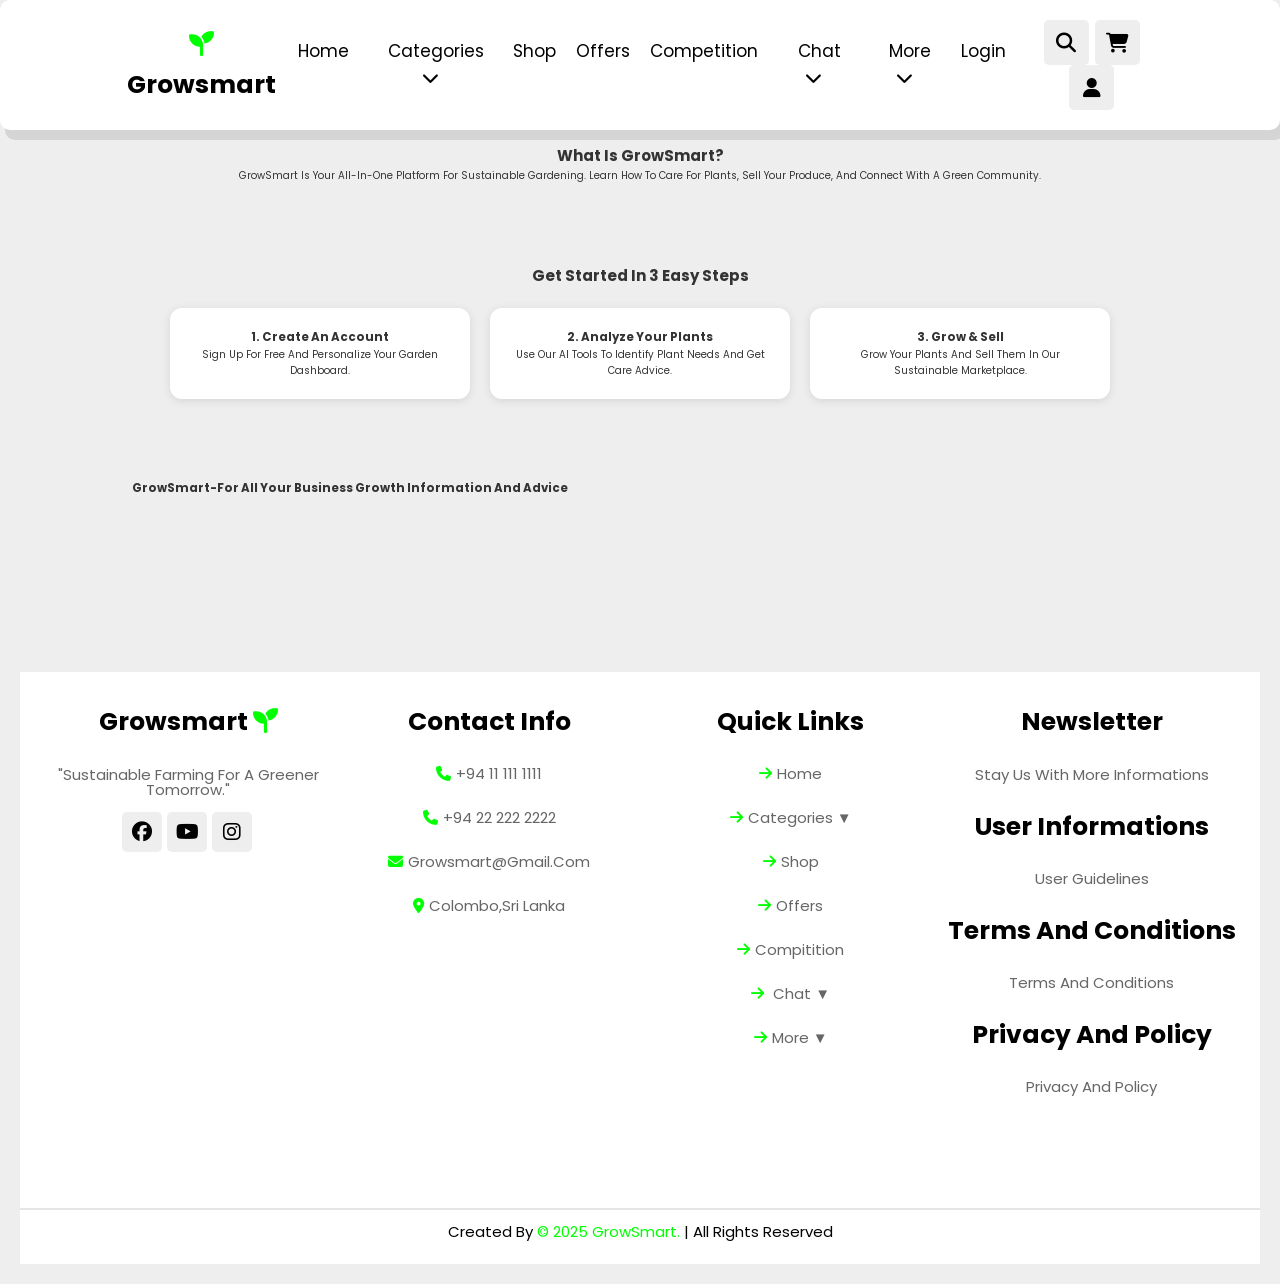
<file: Learning.html>
<!DOCTYPE html>
<html lang="en">
<head>
  <meta charset="UTF-8">
  <meta name="viewport" content="width=device-width, initial-scale=1">
  <title>GrowSmart - Learning</title>
  <link rel="icon" type="image/png" href="Img/TitleLogo.png">
  <link rel="stylesheet" href="css/learning.css">
  <link rel="stylesheet" href="css/styles.css">
  <!-- Font Awesome Icons -->
  <link rel="stylesheet" href="https://cdnjs.cloudflare.com/ajax/libs/font-awesome/6.4.0/css/all.min.css">

  <script>
    // Function to load header component
    function loadHeader() {
        fetch('components/header.html')
            .then(response => {
                if (!response.ok) {
                    throw new Error('Network response was not ok: ' + response.statusText);
                }
                return response.text();
            })
            .then(data => {
                document.getElementById('header-container').innerHTML = data;
            })
            .catch(error => {
                console.error('Error loading header:', error);
                document.getElementById('header-container').innerHTML = '<p>Error loading header. Please refresh the page.</p>';
            });
    }
    
    // Load header when the document is ready
    document.addEventListener('DOMContentLoaded', loadHeader);
</script>

</head>
<body>

        <!-- Header container where the header will be loaded -->
    <div id="header-container"></div>

<br><br><br><br>

 
<section class="intro">
    <h2>What is GrowSmart?</h2>
    <p>GrowSmart is your all-in-one platform for sustainable gardening. Learn how to care for plants, sell your produce, and connect with a green community.</p>
</section>

<section class="steps">
    <h2>Get Started in 3 Easy Steps</h2>
    <div class="step-container">
        <div class="step">
            <h3>1. Create an Account</h3>
            <p>Sign up for free and personalize your garden dashboard.</p>
        </div>
        <div class="step">
            <h3>2. Analyze Your Plants</h3>
            <p>Use our AI tools to identify plant needs and get care advice.</p>
        </div>
        <div class="step">
            <h3>3. Grow & Sell</h3>
            <p>Grow your plants and sell them in our sustainable marketplace.</p>
        </div>
    </div>
</section>

<section class="video-section">
    <h3>GrowSmart-for all your business growth information and advice</h3>
    <div class="video-container">
        <iframe width=100%" height="100%" src="https://youtube.com/embed/g19Ba3-Q2Vw?si=iR0CjqWOu7-04BRc" title="Water-Wise Gardening Tutorial" frameborder="0" allow="accelerometer; autoplay; clipboard-write; encrypted-media; gyroscope; picture-in-picture" allowfullscreen></iframe>
    </div>
</section>

    <!--footer section starts-->
    <section class="footer">

        <div class="box-container">

            <div class="box">
               <h3>Growsmart <i class="fas fa-seedling"></i></h3>
               <p>"Sustainable Farming for a Greener Tomorrow."</p>
               <div class="social-links">
                <a href="https://www.facebook.com/yourpage" target="_blank" class="fab fa-facebook"></a>
                <a href="https://www.youtube.com/yourchannel" target="_blank" class="fab fa-youtube"></a>
                <a href="https://www.instagram.com/yourprofile" target="_blank" class="fab fa-instagram"></a>
            </div>
            
            </div>

            <div class="box">
                <h3>Contact Info</h3>
                <a href="#" class="links"><i class="fas fa-phone" onclick="openTelLink()"></i>+94 11 111 1111</a>
                <a href="#" class="links"><i class="fas fa-phone" onclick="openTelLink()"></i>+94 22 222 2222</a>
                <a href="mailto:Growsmart@gmail.com" class="links"><i class="fas fa-envelope" onclick="checker()"></i>Growsmart@gmail.com</a>
                <a href="#" class="links"><i class="fas fa-map-marker-alt"></i>Colombo,sri lanka</a>
             </div>  
             
             <div class="box">
                <h3>Quick Links</h3>
                <a href="home new.html" class="links"><i class="fas fa-arrow-right"></i>Home</a>
            
                <!-- Dropdown for Plants -->
                <div class="dropdown">
                    <a href="Plants" class="links dropdown-toggle">
                        <i class="fas fa-arrow-right"></i>categories ▼
                    </a>
                    <div class="dropdown-menu">
                        <a href="indoorplants.html">House Plants</a>
                        <a href="fruits & vegetables.html">Fruits and Vegetables</a>
                        <a href="flowers.html">Flowers</a>
                        <a href="sustainable.html">Sustainability Garden</a>
                        </div>
                </div>
            </br>
                <a href="shop.php" class="links"><i class="fas fa-arrow-right"></i>Shop</a>
                <a href="offer.php" class="links"><i class="fas fa-arrow-right"></i>Offers</a>
                <a href="Competition.html" class="links"><i class="fas fa-arrow-right"></i>Compitition</a>
                <div class="dropdown">
                    <a href="chat" class="links dropdown-toggle">
                        <i class="fas fa-arrow-right"></i> Chat ▼
                    </a>
                    <div class="dropdown-menu">
                        <a href="components/Virtual Assistant.html">AI Chat</a>
                        <a href="server/public/index.html">Community</a>
                    
                    </div>
                </div>
            </br>
                <div class="dropdown">
                    <a href="More" class="links dropdown-toggle">
                        <i class="fas fa-arrow-right"></i>More ▼
                    </a>
                    <div class="dropdown-menu">
                        <a href="Learning.html">Learning</a>
                        <a href="Idea & Inspiration.html">Ideas & Inspiration</a>
                    </div>
                </div>
            </div>
            

             <div class="box">
                <h3>Newsletter</h3>
                <p>Stay us with more informations</p>
            
                <div class="box">
                    <h3>User informations</h3>
                <a href="guidelines.html" class="links">User Guidelines</a>

                <div class="box">
                    <h3>Terms and Conditions</h3>
                <a href="Terms and Conditions.html" class="links">Terms and Conditions</a>
               
                <div class="box">
                    <h3>Privacy and Policy</h3>
                <a href="Privacy and Policy.html" class="links">Privacy and Policy</a>


                
             </div>  
        </div>

    </br></br></br></br>

       
    </section>
    <!--footer section ends-->


  <body>
      <section class="footer">
          <div class="credit">
              created by <span>© 2025 GrowSmart.</span> | all rights reserved
          </div>
      </section>
      
  <script src="js/script.js"></script>
</body>
</html>
</file>
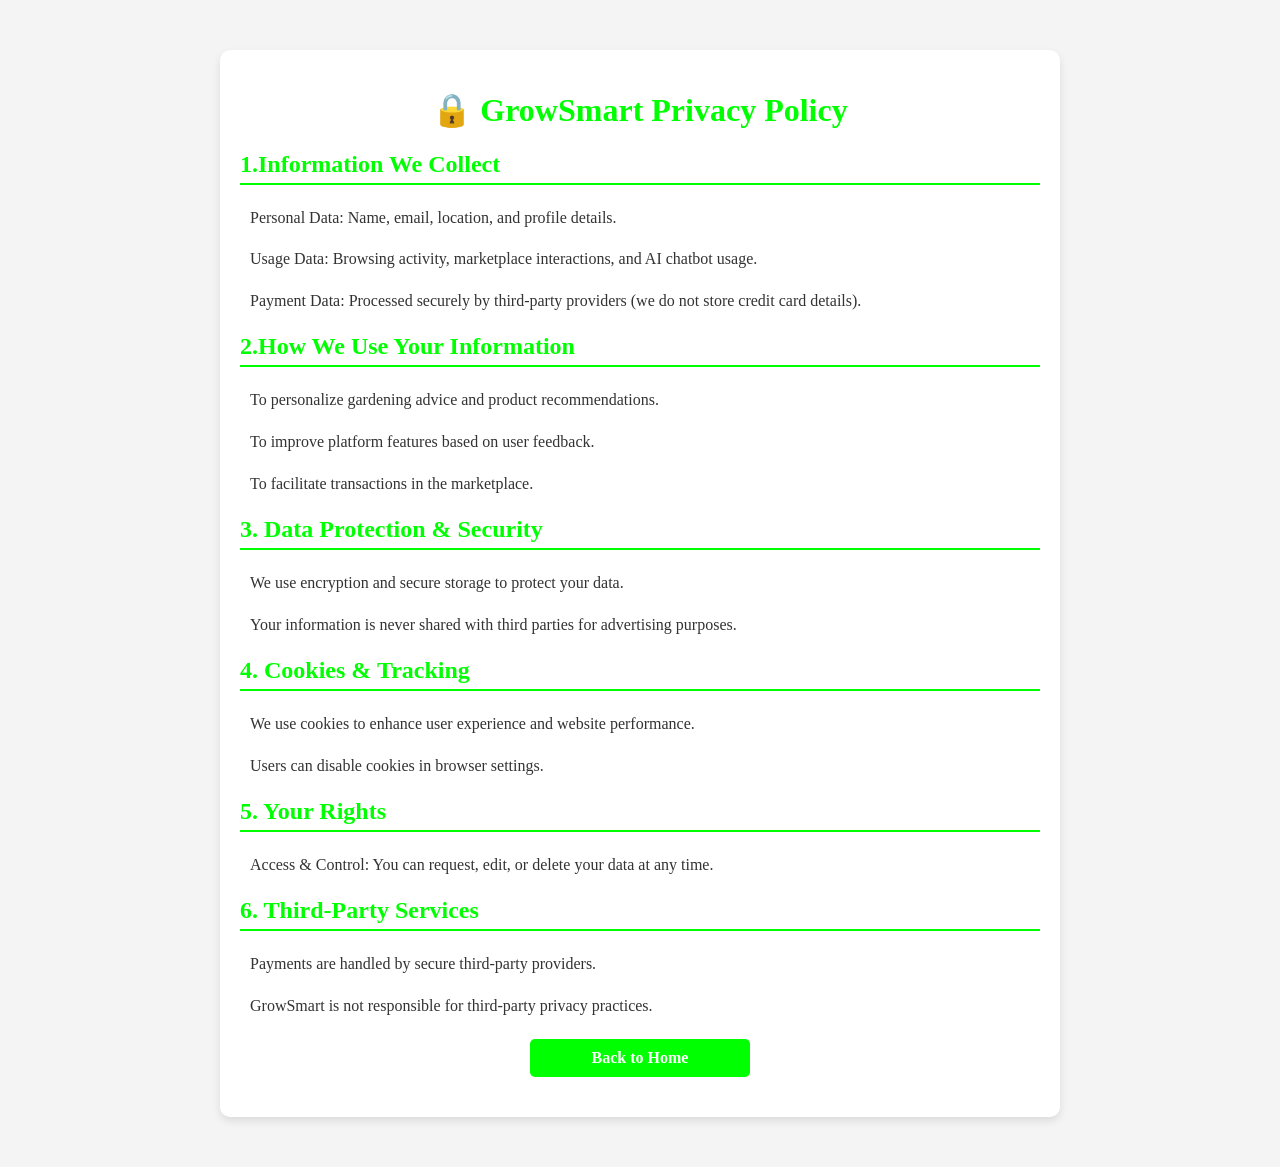
<file: Privacy and Policy.html>
<!DOCTYPE html>
<html lang="en">
<head>
    <meta charset="UTF-8">
    <meta name="viewport" content="width=device-width, initial-scale=1.0">
    <title>GrowSmart - Privacy & Policies </title>
    <link rel="icon" type="image/png" href="Img/TitleLogo.png">
    <link rel="stylesheet" href="css/Privacy and Policy.css">
</head>
<body>
    <div class="container">
        <h1>🔒 GrowSmart Privacy Policy</h1>

        <h2>1.Information We Collect</h2>
<p>Personal Data: Name, email, location, and profile details.</p>
<p>Usage Data: Browsing activity, marketplace interactions, and AI chatbot usage.</p>
<p>Payment Data: Processed securely by third-party providers (we do not store credit card details).</p>

<h2> 2.How We Use Your Information</h2>
<p>To personalize gardening advice and product recommendations.</p>
<p>To improve platform features based on user feedback.</p>
<p>To facilitate transactions in the marketplace.</p>

<h2>3. Data Protection & Security</h2>
<p>We use encryption and secure storage to protect your data.</p>
<p>Your information is never shared with third parties for advertising purposes.</p>

<h2>4. Cookies & Tracking</h2>
<p>We use cookies to enhance user experience and website performance.</p>
<p>Users can disable cookies in browser settings.</p>

<h2>5. Your Rights</h2>
<p>Access & Control: You can request, edit, or delete your data at any time.</p>

<h2>6. Third-Party Services</h2>
<p>Payments are handled by secure third-party providers.</p>
<p>GrowSmart is not responsible for third-party privacy practices.</p>



        <a href="home new.html">Back to Home</a>
    </div>
</body>
</html>
</file>
<file: css/shopStyle.css>
.nav-item {
    padding-right: 10px;
}

.hero-section {
    background-image: url(../Images/OrganicShop.png);
    /* Replace with your actual image path */
    background-size: cover;
    /* Ensures the image covers the entire section */
    background-position: bottom;
    /* Centers the image */
    background-repeat: no-repeat;
    /* Prevents the image from repeating */
    height: 1300px;
    margin-left: -100px;
    /* Set the height to 50% of the viewport height */
    /* Ensure the banner spans the full width */
}



/* Media Query for Larger Screens */
@media (min-width: 768px) {
    .hero-section {
        height: 40vh;
        background-position: bottom;
        /* Adjust the height for larger screens */
    }

}

/* Media Query for Smaller Screens */
@media (max-width: 767px) {
    .hero-section {
        height: 30vh;
        background-position: bottom;
        /* Adjust the height for smaller screens */
    }

    .product-card {
        margin-left: 20%;
    }

    .section-header {
        margin-left: 20px;
    }

}

.section-header {
    background-color: #ddd;
    border: 1px solid white;
    width: 91%;
    padding: 10px 0px 10px 0px;
}


/* General card layout */
.product-card .card {
    border: 1px solid #ddd;
    border-radius: 8px;
    transition: transform 0.2s, box-shadow 0.2s;
    align-items: center;
}

.product-card .card:hover {
    transform: scale(1.05);
    box-shadow: 0px 4px 12px rgba(0, 0, 0, 0.1);
}

/* Ensure product cards are square */
.product-card {
    position: relative;
    height: 600px;
    /* Fixed height to ensure the cards are square */
    margin-bottom: 20px;
    width: 300px;
    padding: 10px;
}


.card {
    height: 100%;
    display: flex;
    flex-direction: column;
}

.card-img-top {
    height: 280px;
    width: 280px;
    /* Makes it responsive to the card's width */
    object-fit: cover;
    /* Ensures image fills the box without distortion */
    border: 1px solid #ddd;
    cursor: pointer;
}


.image-card {
    height: 280px;
    width: 280px;
}

.card-body {
    display: flex;
    flex-direction: column;
    justify-content: space-between;
    height: 100%;
}

/* Adjust the button size */
.btn {
    margin-top: 10px;
    padding: 10px 60px 10px 60px;
}


#nav-button,
#categoryDropdown {
    margin-top: 10px;
    padding: 10px 20px 10px 20px;
}

.selected-category {
    background-color: #00ff73 !important;
    /* Bootstrap green */
    color: white !important;
}

.dropdown-menu {
    --bs-dropdown-link-active-bg: #00ff00;
}








.modal {
    align-content: center;
}

.card-description {
    font-size: 14px;
    color: #555;
    margin-bottom: 10px;
}



.search-button:hover {
    background-color: #00ff00;
    color: #fff;
    border: .1rem solid black;
}

.btn {
    border: .1rem solid black;
}

/* Footer styling */
footer {
    background-color: #f8f9fa;
    padding: 15px 0;
    font-size: 14px;
    color: #6c757d;
}


/* cart */
.back-button {
    display: inline-block;
    padding: 10px 20px;
    background-color: #6c757d;
    color: white;
    text-decoration: none;
    border-radius: 5px;
    text-align: center;
}

.back-button:hover {
    background-color: #5a6268;
}


.cart-item {
    display: flex;
    align-items: center;
    gap: 10px;
    padding: 10px;
    border-bottom: 1px solid #ddd;
}

.cart-image {
    width: 50px;
    height: 50px;
}
</file>
<file: css/CompetitionStyle.css>
/* From Uiverse.io by Mike11jr */ 
.scene {
  width: 10em;
  justify-content: center;
  align-items: center;
 }
 
 .cube {
  color: #ccc;
  cursor: pointer;
  font-family: 'Roboto', sans-serif;
  transition: all 0.85s cubic-bezier(.17,.67,.14,.93);
  transform-style: preserve-3d;
  transform-origin: 100% 50%;
  width: 10em;
  height: 4em;
 }
 
 .cube:hover {
  transform: rotateX(-90deg);
 }
 
 .side {
  box-sizing: border-box;
  position: absolute;
  display: inline-block;
  height: 4em;
  width: 10em;
  text-align: center;
  text-transform: uppercase;
  padding-top: 1.5em;
  font-weight: bold;
 }
 
 .top {
  background: wheat;
  color: #222229;
  transform: rotateX(90deg) translate3d(0, 0, 2em);
  box-shadow: inset 0 0 0 5px #fff;
 }
 
 .front {
  background: #222229;
  color: #fff;
  box-shadow: inset 0 0 0 5px #fff;
  transform: translate3d(0, 0, 2em);
 }











/*people*/
body {
  font-family: Arial, sans-serif;
  margin: 0;
  padding: 0;
  background-color: #1f9214;
  text-align: center;
}


h1, h2 {
  margin: 10px 0;
}
h1{
  font-size: 50px;
  font-family: 'Franklin Gothic Medium', 'Arial Narrow', Arial, sans-serif;
}
p{
  font-size: large;
  font-style: italic;
}
p {
  transition: color 0.3s ease; /* Smooth transition for text color */
}

p:hover {
  color: #ffeb3b; /* Change text color on hover */
}

#Profile-list, #leaderboard {
  margin: 20px;
  padding: 20px;
  background: white;
  border-radius: 10px;
  box-shadow: 0 0 10px rgba(0, 0, 0, 0.1);
  transition: transform 0.4s ease, box-shadow 0.4s ease, border 0.4s ease;
  border: 2px solid transparent;
  overflow: hidden;
  position: relative;
  
}

/* Hover effect */
.Profile:hover {
  transform: scale(1.05);
  border: 2px solid #82c91e;
  box-shadow: 0 10px 25px rgba(130, 201, 30, 0.4);
}

.Profile {
  display: inline-block;
  background: #e8f5e9;
  padding: 15px;
  margin: 10px;
  border-radius: 10px;
  box-shadow: 0 0 5px rgba(0, 0, 0, 0.1);
  text-align: center;
}

.Profile img {
  width: 150px;
  height: 150px;
  transition: transform 0.5s ease-in-out, filter 0.3s ease-in-out;
  border-radius: 50%;
  object-fit: cover;

}

/*image slightly and add a glow */
.Profile:hover img {
  transform: scale(1.1);
  filter: brightness(1.1) drop-shadow(0 0 5px rgba(130, 201, 30, 0.6));
}

/* Animate the name on hover */
.Profile h3 {
  transition: color 0.4s ease, text-shadow 0.4s ease;
  font-size: 1.3rem;
}

/* Stylish vote button */
.Profile button {
  background-color: #1be708;
  border: none;
  color: white;
  padding: 8px 16px;
  font-weight: bold;
  border-radius: 8px;
  margin-top: 10px;
  cursor: pointer;
  transition: background-color 0.3s ease, transform 0.2s ease;
}

.Profile button:hover {
  background-color: #6da11c;
  transform: translateY(-2px);
}

/* Optional: smooth in for vote count */
.Profile .votes {
  transition: opacity 0.4s ease-in-out, transform 0.3s ease-in-out;
}

.Profile:hover .votes {
  opacity: 1;
  transform: scale(1.05);
}








/*header part*/
* {
  margin: 0;
  padding: 0;
  box-sizing: border-box;
}

body, html {
  font-family: 'Segoe UI', sans-serif;
  line-height: 1.6;
  scroll-behavior: smooth;
}

.container {
  width: 90%;
  max-width: 1200px;
  margin: auto;
  padding: 20px 0;
}

.hero {
  background: linear-gradient(120deg, #49e606, #02ff39);
  color: white;
  padding: 80px 20px;
  text-align: center;
  transition: background-position 0.6s ease-in-out;
  background-size: 200% 200%;
  border-radius: 12px;
  box-shadow: 0 0 15px rgba(76, 175, 80, 0.3);
}

.hero:hover {
  background-position: right center;
  box-shadow: 0 0 25px rgba(73, 245, 5, 0.952);
}

.hero h1 {
  transition: color 0.4s ease, text-shadow 0.4s ease;
}

.hero p {
  font-size: 1.3rem;
  max-width: 600px;
  margin: 0 auto;
  transition: color 0.4s ease, text-shadow 0.4s ease;
}

.hero:hover h1,
.hero:hover p {
  text-shadow: 0 0 10px rgba(255, 255, 255, 0.7);
  color: #f0fff0;
}











/* Sellers css */
.sellers {
  background-color: #ffffff;
  padding: 60px 20px;
  text-align: center;
}

.seller-list {
  display: grid;
  grid-template-columns: repeat(auto-fit, minmax(250px, 1fr));
  gap: 25px;
  margin-top: 30px;
}

.seller-card {
  background-color: #f1f1f1;
  padding: 20px;
  border-radius: 12px;
  box-shadow: 0 0 10px rgba(0,0,0,0.05);
}

.seller-card h3 {
  margin-bottom: 10px;
}

.rating {
  margin-top: 10px;
}

.star {
  font-size: 20px;
  cursor: pointer;
  color: #ccc;
}

.star.active {
  color: gold;
}








/* CSS for Winner Profiles */
#winners {
  text-align: center;
  margin: 20px 0;
  padding: 20px;
  background-color: #f4f4f4;
  border-radius: 10px;
}

.winner-profile {
  display: inline-block;
  width: 200px;
  margin: 15px;
  padding: 15px;
  background-color: white;
  border-radius: 10px;
  box-shadow: 0px 4px 6px rgba(0, 0, 0, 0.1);
  text-align: center;
  transition: transform 0.3s, box-shadow 0.3s; /* Add transition for smooth effect */
}

.winner-profile:hover {
  transform: translateY(-5px); /* Move up slightly on hover */
  box-shadow: 0px 8px 12px rgba(0, 0, 0, 0.2); /* Increase shadow on hover */
}

.winner-profile img {
  width: 100px;
  height: 100px;
  border-radius: 50%;
  object-fit: cover;
  margin-bottom: 10px;
  border: 3px solid #4CAF50;
}

.winner-profile h3 {
  font-size: 18px;
  margin: 5px 0;
  color: #333;
}

.winner-profile p {
  font-size: 14px;
  color: #666;
}
</file>
<file: css/header and footer.css>
@import url('https://fonts.googleapis.com/css2?family=Poppins:wght@300;400;700&display=swap');

:root{
    --orange:#00ff00;
    --light-color:#666;
    --black:#130fa0;
    --box-shadow:0.5rem 1rem rgba(0,0,0,.1);
    --border:.2rem solid rgba(0,0,0,.1);
    --outline:2rem solid rgba(0,0,0,.1);
    --outline-hover:2rem solid var(--black);
}

* {
    font-family: 'Poppins', sans-serif;
    margin: 0; padding: 0;
    box-sizing: border-box;
    outline: none; border: none;
    text-decoration: none;
    text-transform:capitalize ;
    transition: all .2s linear;
}

html{
    font-size: 62.5%;
    overflow-x:hidden;
    scroll-behavior:smooth;
    scroll-padding-top: 7rem;
}


body{
        background:#eee;
    }


section{
    padding: 2rem 9%;
}

.heading{
    text-align:center;
    padding:2rem 0;
    padding-bottom: 3rem;
    font-size:3.5rem ;
    color: black;
}

.heading span {
    background: #00ff00;
    color: #fff;
    display: inline-block;
    padding: 0.5rem 3rem;
    clip-path: polygon(100% 0,93% 50%,100% 99%,0% 100%,7% 50%,0% 0%);
}


.btn{
    margin-top: 1rem;
    display: inline-block;
    padding: 1rem 3rem;
    font-size: 1.7rem;
    border-radius: .5rem;
    border: .2rem solid black;
    color: black;
    cursor: pointer;
    background: none;
}

.btn:hover {
    background: #00ff00;
    color: #fff;
}


.header{
    position: fixed;
    top: 0; left: 0; right: 0;
    z-index: 1000;
    display: flex;
    align-items: center;
    justify-content: space-between;
    padding: 2rem 9%;
    background: #fff;
    box-shadow: var(--box-shadow);
}
.header .logo{
    font-size: 2.5rem;
    font-weight: bolder;
    color:black;
}
   
.header .logo i{
    color: #00ff00;
}

.header .navbar{
display: flex;
list-style: none;
}

.header .navbar li{
position: relative;
/*margin-right: 20px;*/
}

.header .navbar li a{
    font-size: 1.7rem;
    margin: 0 1rem;
    color: black;
    /*display: flex;
    align-items: center;
    transition: 0.3s ease;
    position: relative;
    gap: 0vw;*/
}

.header .navbar a:hover{
    color: rgb(0, 255, 64);
}

.header .navbar li a i{
    margin-left: 8px;
    transition: 0.3s ease;
}

.dropdown-content{
    position: absolute;
    background: white;
    min-width: 220px;
    top: 100%;
    left: 0;
    z-index: 10;
    box-shadow: #666;
    border-radius: 5px;
    opacity: 0;
    transform: translateY(10px);
    transition: opacity 0.3s ease-in-out, transform 0.3s ease-in-out;
    visibility: hidden;
}

.dropdown:hover > a i{
    transform: rotate(180deg);
}

.dropdown:hover .dropdown-content{
    opacity: 1;
    transform: translateY(0);
    visibility: visible;
}

.dropdown-content a{
    /*font-size: 1.7rem;*/
    padding: 12px 15px;
    /*margin: 0 1rem;*/
    color: black;
    display: flex;
    align-items: center;
    transition: 0.3s ease;
    /*position: relative;*/
    /*gap: 0vw;*/
}

.dropdown-content a:hover{
    color: rgb(0, 255, 64);
}

.header .Icons div{
    height: 4.5rem;
    width: 4.5rem;
    line-height: 4.5rem;
    border-radius: .5rem;
    background: #eee;
    color: black;
    font-size: 2rem;
    margin-left: .3rem;
    cursor: pointer;
    text-align: center;
}

.header .Icons div:hover{
    background: #00ff00;
    color: #fff;
}

#menu-btn{
    display: none;
}

.header .search-form{
    position: absolute;
    top:110%; right: -110%;
    width: 50rem;
    height:4rem;
    background: #fff;
    border-radius: .5rem;
    overflow: hidden;
    display: flex;
    align-items: center;
    box-shadow: var(--box-shadow);
}

.header .search-form.active{
    right: 2rem;
    transition: .4s linear;
}

.header .search-form input{
    height: 100%;
    width: 100%;
    background: none;
    text-transform: none;
    font-size: 1.6rem;
    color: black;
    padding:0 1.5rem;
}

.header .search-form label{
    font-size: 2.2rem;
    padding-right: 1.5rem;
    color: black;
    cursor: pointer;
}

.header .search-form label:hover{
    color: #00ff00;
}

.header .login-form{
    position: absolute;
    top: 110%; right: -110%;
    width: 30rem;
    box-shadow: var(--box-shadow);
    padding: 2rem;
    border-radius: .2rem;
    background: #fff;
    text-align: center;
}

.header .login-form.active {
    right: 2rem;
    transition: .4s linear;
}



.header .login-form h3{
    font-size: 2.5rem;
    text-transform: uppercase;
    color: black;
}

.header .login-form .box{
    width: 100%;
    margin: 1rem 0;
    background: #eee;
    border-radius: .5rem;
    padding: 1rem;
    font-size: 1.6rem;
    color: black;
    text-transform: none;

}
.header .login-form p{
    font-size: 1.4rem;
    padding: .5rem 0;
    color: light-color(srgb red green blue);
}

.header .login-form p a{
    color: #00ff00;
    text-decoration: underline;
}











.footer{
    background: #fff;
    
}

.footer .box-container{
    display: grid;
    grid-template-columns: repeat(auto-fit,minmax(25rem,1fr));
    gap: 0.5rem;
}

.footer .box-container .box h3{
    font-size: 2.5rem;
    color: black;
    padding: 1rem 0;
}

.footer .box-container .box h3 i{
    color: #00ff00;
}

.footer .box-container .box .links{
    display: block;
    font-size: 1.5rem;
    color: var(--light-color);
    padding: 1rem 0;
    
}

.footer .box-container .box .links i{
    color:#00ff00;
    padding-right: .5rem ;
}

.footer .box-container .box .links:hover i {
    padding-right: 2rem;
}


.footer .box-container .box p{
    line-height: 1;
    font-size: 1.5rem;
    color: var(--light-color);
    padding: 1rem 0;
    margin: 0.5rem 0;
}

.footer .box-container .box .social-links a {
    height: 4rem;
    width: 4rem;
    line-height: 4rem;
    border-radius: .5rem;
    font-size: 2rem;
    color: black;
     margin-right: .2rem;
    background: #eee;
    text-align: center;
}

.footer .box-container .box .social-links a:hover {
    background-color: #00ff00;
    color: white;
    transform: scale(1.1); /* Slightly enlarges on hover */
}

.footer .box-container .box .email{
    width: 100;
    margin: .7rem 0;
    padding:1rem;
    border-radius: .5rem;
    background: #eee;
    font-size: 1.6rem;
    color:black;
    text-transform: none;
}

.footer .credit{
    text-align: center;
    margin-top: 0.5rem;
    padding: 1rem;
    padding-top: 1rem;
    font-size: 1.5rem;
    color: black;
    border-top: var(--border);
    justify-content: center;
    align-items: center;
}




.footer .credit span{
    color: #00ff00;
}

.footer{
    text-align: center;
}

/* Dropdown container */
.dropdown {
    position: relative;
    display: inline-block;
}

/* Dropdown menu (hidden by default) */
.dropdown-menu {
    display: none;
    position: absolute;
    background: #fff;
    box-shadow: 0 0 10px rgba(0, 0, 0, 0.1);
    min-width: 200px;
    border-radius: 5px;
    overflow: hidden;
    z-index: 10;
}

/* Dropdown menu items */
.dropdown-menu a {
    display: block;
    padding: 10px;
    font-size: 1.5rem;
    color: black;
    text-decoration: none;
}

.dropdown-menu a:hover {
    background: #00ff00;
    color: white;
}

/* Show dropdown when hovering */
.dropdown:hover .dropdown-menu {
    display: block;
}

/* Add some spacing for the dropdown icon */
.dropdown-toggle {
    cursor: pointer;
    display: flex;
    align-items: center;
    gap: 5px;
}




























/*media queries*/
@media(max-width:991px){

    html{
        font-size: 55%;
    }
    .header{
        padding: 2rem;
    }
    section{
        padding: 2rem 9%;
    }
}

@media(max-width:768px){

    #menu-btn{
        display:inline-block;
       
    }

    .header .search-form{
        width: 90%;
    }

   .header .navbar{
    position: absolute;
        top:100%; left:100% ;
        width: 100%;
        box-shadow: var(--box-shadow );
        border-radius:.5rem ;
        background: white;
        flex-direction: column;
        text-align: center;
        transition: 0.4s ease-in-out;
        z-index: 150;
   }

   .header .navbar li{
    width: 100%;
   }

   .header .navbar li a{
    line-height: 4vw;
    font-size: 2rem;
    margin: 2rem 2.5rem;
    display: block;

   }  

   .header .navbar.active {  
    left: 0;
 }

 .dropdown-content{
    display: none;
    position: static;
    opacity: 1;
    visibility: visible;
    background: white;
    text-align: center;
    box-shadow: none;
    transition: none;
   }

   .dropdown.active .dropdown-content{
    display: block;
   }
 

}

@media(max-width:450px){

    html{
        font-size: 50%;
    }

    .heading{
        font-size: 2.5rem;
    }
}

@media (max-width: 768px) {
    .about p {
        font-size: 1.5rem;
    }
}
</file>
<file: css/styles.css>
@import url('https://fonts.googleapis.com/css2?family=Poppins:wght@300;400;700&display=swap');

:root {
    --orange: #00ff00;
    --light-color: #666;
    --black: #130fa0;
    --box-shadow: 0.5rem 1rem rgba(0, 0, 0, .1);
    --border: .2rem solid rgba(0, 0, 0, .1);
    --outline: 2rem solid rgba(0, 0, 0, .1);
    --outline-hover: 2rem solid var(--black);
}

* {
    font-family: 'Poppins', sans-serif;
    margin: 0;
    padding: 0;
    box-sizing: border-box;
    outline: none;
    border: none;
    text-decoration: none;
    text-transform: capitalize;
    transition: all .2s linear;
}

html {
    font-size: 62.5%;
    overflow-x: hidden;
    scroll-behavior: smooth;
    scroll-padding-top: 7rem;
}


body {
    background: #eee;
}


section {
    padding: 2rem 9%;
}

.heading {
    text-align: center;
    padding: 2rem 0;
    padding-bottom: 3rem;
    font-size: 3.5rem;
    color: black;
}

.heading span {
    background: #00ff00;
    color: #fff;
    display: inline-block;
    padding: 0.5rem 3rem;
    clip-path: polygon(100% 0, 93% 50%, 100% 99%, 0% 100%, 7% 50%, 0% 0%);
}


.btn {
    margin-top: 1rem;
    display: inline-block;
    padding: 1rem 3rem;
    font-size: 1.7rem;
    border-radius: .5rem;
    border: .2rem solid black;
    color: black;
    cursor: pointer;
    background: none;
}

.btn:hover {
    background: #00ff00;
    color: #fff;
}


.header {
    position: fixed;
    top: 0;
    left: 0;
    right: 0;
    z-index: 1000;
    display: flex;
    align-items: center;
    justify-content: space-between;
    padding: 2rem 9%;
    background: #fff;
    box-shadow: var(--box-shadow);
}

.header .logo {
    font-size: 2.5rem;
    font-weight: bolder;
    color: black;
}

.header .logo i {
    color: #00ff00;
}

.header .navbar {
    display: flex;
    list-style: none;
}

.header .navbar li {
    position: relative;
    /*margin-right: 20px;*/
}

.header .navbar li a {
    font-size: 1.7rem;
    margin: 0 1rem;
    color: black;
    /*display: flex;
    align-items: center;
    transition: 0.3s ease;
    position: relative;
    gap: 0vw;*/
}

.header .navbar a:hover {
    color: rgb(0, 255, 64);
}

.header .navbar li a i {
    margin-left: 8px;
    transition: 0.3s ease;
}

.dropdown-content {
    position: absolute;
    background: white;
    min-width: 220px;
    top: 100%;
    left: 0;
    z-index: 10;
    box-shadow: #666;
    border-radius: 5px;
    opacity: 0;
    transform: translateY(10px);
    transition: opacity 0.3s ease-in-out, transform 0.3s ease-in-out;
    visibility: hidden;
}

.dropdown:hover>a i {
    transform: rotate(180deg);
}

.dropdown:hover .dropdown-content {
    opacity: 1;
    transform: translateY(0);
    visibility: visible;
}

.dropdown-content a {
    /*font-size: 1.7rem;*/
    padding: 12px 15px;
    /*margin: 0 1rem;*/
    color: black;
    display: flex;
    align-items: center;
    transition: 0.3s ease;
    /*position: relative;*/
    /*gap: 0vw;*/
}

.dropdown-content a:hover {
    color: rgb(0, 255, 64);
}

.header .Icons div {
    height: 4.5rem;
    width: 4.5rem;
    line-height: 4.5rem;
    border-radius: .5rem;
    background: #eee;
    color: black;
    font-size: 2rem;
    margin-left: .3rem;
    cursor: pointer;
    text-align: center;
}

.header .Icons div:hover {
    background: #00ff00;
    color: #fff;
}

#menu-btn {
    display: none;
}

.header .search-form {
    position: absolute;
    top: 110%;
    right: -110%;
    width: 50rem;
    height: 4rem;
    background: #fff;
    border-radius: .5rem;
    overflow: hidden;
    display: flex;
    align-items: center;
    box-shadow: var(--box-shadow);
}

.header .search-form.active {
    right: 2rem;
    transition: .4s linear;
}

.header .search-form input {
    height: 100%;
    width: 100%;
    background: none;
    text-transform: none;
    font-size: 1.6rem;
    color: black;
    padding: 0 1.5rem;
}

.header .search-form label {
    font-size: 2.2rem;
    padding-right: 1.5rem;
    color: black;
    cursor: pointer;
}

.header .search-form label:hover {
    color: #00ff00;
}

.header .login-form {
    position: absolute;
    top: 110%;
    right: -110%;
    width: 30rem;
    box-shadow: var(--box-shadow);
    padding: 2rem;
    border-radius: .2rem;
    background: #fff;
    text-align: center;
}

.header .login-form.active {
    right: 2rem;
    transition: .4s linear;
}



.header .login-form h3 {
    font-size: 2.5rem;
    text-transform: uppercase;
    color: black;
}

.header .login-form .box {
    width: 100%;
    margin: 1rem 0;
    background: #eee;
    border-radius: .5rem;
    padding: 1rem;
    font-size: 1.6rem;
    color: black;
    text-transform: none;

}

.header .login-form p {
    font-size: 1.4rem;
    padding: .5rem 0;
    color: light-color(srgb red green blue);
}

.header .login-form p a {
    color: #00ff00;
    text-decoration: underline;
}

.home {
    display: flex;
    align-items: center;
    justify-content: center;
    background: url(../Img/ooo.jpg) no-repeat;
    background-position: center;
    background-size: cover;
    padding-top: 17rem;
    padding-bottom: 10rem;
}

.home .content {
    text-align: center;
    width: 60rem;
}

.home .content h4 {
    color: #eee;
    font-size: 3rem;
}

.home .content h4 span {
    color: #00ff00;
}

.home .content p {
    color: #eee;
    font-size: 1.7rem;
    padding: 1rem 0;
    line-height: 1.8;
}

.home .btn {
    color: #eee;
}


.home-about {
    display: flex;
    align-items: center;
    flex-wrap: wrap;
}

.home-about .image {
    flex: 1 41rem;
}

.home-about .image img {
    width: 100%;
}

.home-about .content {
    flex: 1 1 41rem;
    padding: 3rem;
    /*background:rgb(250, 249, 249)*/
    ;
}

.home-about .content h3 {
    font-size: 3rem;
    color: black;
}

.home-about .content p {
    font-size: 1.5rem;
    padding: 1rem 0;
    /*line-height: 1;*/
    color: black;
}




.about {
    width: 80%;
    margin: auto;
    text-align: center;
    padding-top: 50px;
}

.about p {
    font-size: 1.5rem !important;

}

.about h3 {
    font-size: 1.5rem;
}


.about .row {
    margin-top: 5%;
    display: flex;
    justify-content: space-between;
}

.about .row .course-col {
    flex-basis: 30%;
    background: #b3ffb3;
    border-radius: 10px;
    margin-bottom: 5%;
    padding: 30px 5px;
    box-sizing: border-box;
    transition: 0.5s;
}

.about .row .course-col .h3 {
    text-align: center;
    font-weight: 600;
    margin: 109x 0;
    font-size: 2rem;
}

.about .row .course-col:hover {
    box-shadow: 0 0 20px 0px rgba(0, 0, 0, 0.2);

}






.features .box-container {
    display: grid;
    grid-template-columns: repeat(auto-fit, minmax(30rem, 1fr));
    gap: 4rem;
    justify-content: center;
    align-items: center;
}

.features .box-container .box {
    background: #fff;
    box-shadow: --box-shadow;
    padding: 2rem 1rem;
    text-align: center;
    outline: var(--outline);
    outline-offset: -1rem;
}

.features .box-container .box-hover {
    outline: var(--outline-hover);
    outline-offset: 0rem;
}

.features .box-container .box img {
    margin: 1rem 0;
    height: 17rem;

}

.features .box-container .box h3 {
    font-size: 2rem;
    line-height: 1.8;
    color: black;

}

.features .box-container .box p {
    font-size: 1.3rem;
    color: light-color;
    line-height: 1.8;
    padding: 1rem 0;
}

.features .box-container .btn {
    font-size: 1rem;
    padding: 1rem 1rem;
}

.features .p {
    font-size: 1.5rem;
}






.service .box-container {
    display: flex;
    flex-wrap: wrap;
    gap: 7rem;
    grid-template-columns: repeat(3, 1fr);
    /* Ensures 3 columns */
    justify-content: center;
    /* Centering boxes */
}

.service .box-container .box {
    flex: 1 1 30rem;
    border-radius: 0.5rem;
    padding: 0.5rem;
    text-align: center;
    transition: 0.3s ease-in-out;
}

.service .box-container .box i {
    padding: 1rem;
    font-size: 5rem;
    color: #00ff00;
}

.service .box-container .box h3 {
    font-size: 2rem;
    color: black;
}

.service .box-container .box p {
    font-size: 1.5rem;
    color: black;
    padding: 1rem 0;
}

.service .box-container .box:hover {
    box-shadow: 0 1rem 2rem rgba(0, 0, 0, 0.1);
    transform: scale(1.05);
}

.service p {
    font-size: 1.5rem !important;
    text-align: center;

}


/* Button Styling */
.btn {
    display: inline-block;
    padding: 7px 20px;
    background: #00ea00;
    color: white;
    text-decoration: none;
    border-radius: 0px;
    margin-top: 10px;
    font-weight: bold;
    transition: all 0.5s;
    -webkit-transition: all 0.5s;
    border-color: transparent;
}

.btn:hover {
    background: #00d200;
    box-shadow: 0 0 20px #1aff00ab;
    transform: scale(1.1);
}

.btn:active {
    background-color: #00ff00;
    transition: all 0.25s;
    -webkit-transition: all 0.25s;
    box-shadow: none;
    transform: scale(0.98);
}

/* Responsive Design */
@media (max-width: 768px) {
    .card {
        width: 90%;
    }
}




.footer {
    background: #fff;
    padding: 1rem 0;

}

.footer .box-container {
    display: grid;
    grid-template-columns: repeat(auto-fit, minmax(25rem, 1fr));
    gap: 0.5rem;
    padding: 1rem 2rem;
}

.footer .box-container .box h3 {
    font-size: 2.5rem;
    color: black;
    padding: 1rem 0;
}

.footer .box-container .box h3 i {
    color: #00ff00;
}

.footer .box-container .box .links {
    display: block;
    font-size: 1.5rem;
    color: var(--light-color);
    padding: 1rem 0;

}

.footer .box-container .box .links i {
    color: #00ff00;
    padding-right: .5rem;
}

.footer .box-container .box .links:hover i {
    padding-right: 2rem;
}


.footer .box-container .box p {
    line-height: 1;
    font-size: 1.5rem;
    color: var(--light-color);
    padding: 1rem 0;
    margin: 0.5rem 0;
}

.footer .box-container .box .social-links a {
    height: 4rem;
    width: 4rem;
    line-height: 4rem;
    border-radius: .5rem;
    font-size: 2rem;
    color: black;
    margin-right: .2rem;
    background: #eee;
    text-align: center;
}

.footer .box-container .box .social-links a:hover {
    background-color: #00ff00;
    color: white;
    transform: scale(1.1);
    /* Slightly enlarges on hover */
}

.footer .box-container .box .email {
    width: 100;
    margin: .7rem 0;
    padding: 1rem;
    border-radius: .5rem;
    background: #eee;
    font-size: 1.6rem;
    color: black;
    text-transform: none;
}

.footer .credit {
    text-align: center;
    margin-top: 0.5rem;
    padding: 1rem;
    padding-top: 1rem;
    font-size: 1.5rem;
    color: black;
    border-top: var(--border);
    justify-content: center;
    align-items: center;
}




.footer .credit span {
    color: #00ff00;
}

.footer {
    text-align: center;
}

/* Dropdown container */
.dropdown {
    position: relative;
    display: inline-block;
}

/* Dropdown menu (hidden by default) */
.dropdown-menu {
    display: none;
    position: absolute;
    background: #fff;
    box-shadow: 0 0 10px rgba(0, 0, 0, 0.1);
    min-width: 200px;
    border-radius: 5px;
    overflow: hidden;
    z-index: 10;
}

/* Dropdown menu items */
.dropdown-menu a {
    display: block;
    padding: 10px;
    font-size: 1.5rem;
    color: black;
    text-decoration: none;
}

.dropdown-menu a:hover {
    background: #00ff00;
    color: white;
}

/* Show dropdown when hovering */
.dropdown:hover .dropdown-menu {
    display: block;
}

/* Add some spacing for the dropdown icon */
.dropdown-toggle {
    cursor: pointer;
    display: flex;
    align-items: center;
    gap: 5px;
}


/*media queries*/
@media(max-width:991px) {

    html {
        font-size: 55%;
    }

    .header {
        padding: 2rem;
    }

    section {
        padding: 2rem 9%;
    }
}

@media(max-width:768px) {

    #menu-btn {
        display: inline-block;

    }

    .header .search-form {
        width: 90%;
    }

    .header .navbar {
        position: absolute;
        top: 100%;
        left: 100%;
        width: 100%;
        box-shadow: var(--box-shadow);
        border-radius: .5rem;
        background: white;
        flex-direction: column;
        text-align: center;
        transition: 0.4s ease-in-out;
        z-index: 150;
    }

    .header .navbar li {
        width: 100%;
    }

    .header .navbar li a {
        line-height: 4vw;
        font-size: 2rem;
        margin: 2rem 2.5rem;
        display: block;

    }

    .header .navbar.active {
        left: 0;
    }

    .dropdown-content {
        display: none;
        position: static;
        opacity: 1;
        visibility: visible;
        background: white;
        text-align: center;
        box-shadow: none;
        transition: none;
    }

    .dropdown.active .dropdown-content {
        display: block;
    }


}

@media(max-width:450px) {

    html {
        font-size: 50%;
    }

    .heading {
        font-size: 2.5rem;
    }
}

@media (max-width: 768px) {
    .about p {
        font-size: 1.5rem;
    }
}
</file>
<file: css/guidelines.css>
@import url('https://fonts.googleapis.com/css2?family=Poppins:wght@300;400;700&display=swap');
body {
    margin: 0;
    padding: 0;
    background-color: #f4f4f4;
    color: #333;
}

/* Container */
.container {
    max-width: 800px;
    margin: 50px auto;
    padding: 20px;
    background: white;
    box-shadow: 0px 4px 8px rgba(0, 0, 0, 0.1);
    border-radius: 10px;
}

/* Heading Styles */
h1 {
    text-align: center;
    color: #2d6a4f;
}

h2 {
    color: #40916c;
    border-bottom: 2px solid #2d6a4f;
    padding-bottom: 5px;
}

/* Paragraph Styling */
p {
    font-size: 16px;
    line-height: 1.6;
    padding-left: 10px;
}

/* Back Button */
a {
    display: block;
    width: 200px;
    margin: 20px auto;
    text-align: center;
    background: #40916c;
    color: white;
    text-decoration: none;
    padding: 10px;
    border-radius: 5px;
    font-weight: bold;
}

a:hover {
    background: #2d6a4f;
}
</file>
<file: css/learning.css>
* {
    margin: 0;
    padding: 0;
    box-sizing: border-box;
  }
  
  body {
    font-family: 'Segoe UI', Tahoma, Geneva, Verdana, sans-serif;
    line-height: 1.6;
    background-color: #f5f9f4;
    color: #333;
    padding: 20px;
  }
  
  header {
    text-align: center;
    padding: 40px 20px;
    background-color: #7ccf8a;
    color: white;
    border-radius: 10px;
  }
  
  .intro, .steps, .video {
    margin: 40px 0;
    text-align: center;
  }
  
  .step-container {
    display: flex;
    flex-wrap: wrap;
    justify-content: center;
    gap: 20px;
    margin-top: 20px;
  }
  
  .step {
    background-color: #ffffff;
    padding: 20px;
    width: 300px;
    border-radius: 12px;
    box-shadow: 0 2px 10px rgba(0,0,0,0.1);
  }
  
  .video video {
    width: 90%;
    max-width: 600px;
    margin-top: 20px;
    border-radius: 10px;
  }
  
  footer {
    text-align: center;
    margin-top: 60px;
    font-size: 14px;
    color: #777;
  }
  
  /* Responsive Design */
  @media (max-width: 768px) {
    .step-container {
      flex-direction: column;
      align-items: center;
    }
  
    header, .intro, .steps, .video {
      padding: 10px;
    }
  }
</file>
<file: css/Privacy and Policy.css>
@import url('https://fonts.googleapis.com/css2?family=Poppins:wght@300;400;700&display=swap');
body {
    margin: 0;
    padding: 0;
    background-color: #f4f4f4;
    color: #333;
}

/* Container */
.container {
    max-width: 800px;
    margin: 50px auto;
    padding: 20px;
    background: white;
    box-shadow: 0px 4px 8px rgba(0, 0, 0, 0.1);
    border-radius: 10px;
}

/* Heading Styles */
h1 {
    text-align: center;
    color: #00ff00;
}

h2 {
    color: #00ff00;
    border-bottom: 2px solid #00ff00;
    padding-bottom: 5px;
}

/* Paragraph Styling */
p {
    font-size: 16px;
    line-height: 1.6;
    padding-left: 10px;
}

/* Back Button */
a {
    display: block;
    width: 200px;
    margin: 20px auto;
    text-align: center;
    background: #00ff00;
    color: white;
    text-decoration: none;
    padding: 10px;
    border-radius: 5px;
    font-weight: bold;
}

a:hover {
    background: #00ff00;
}
</file>
